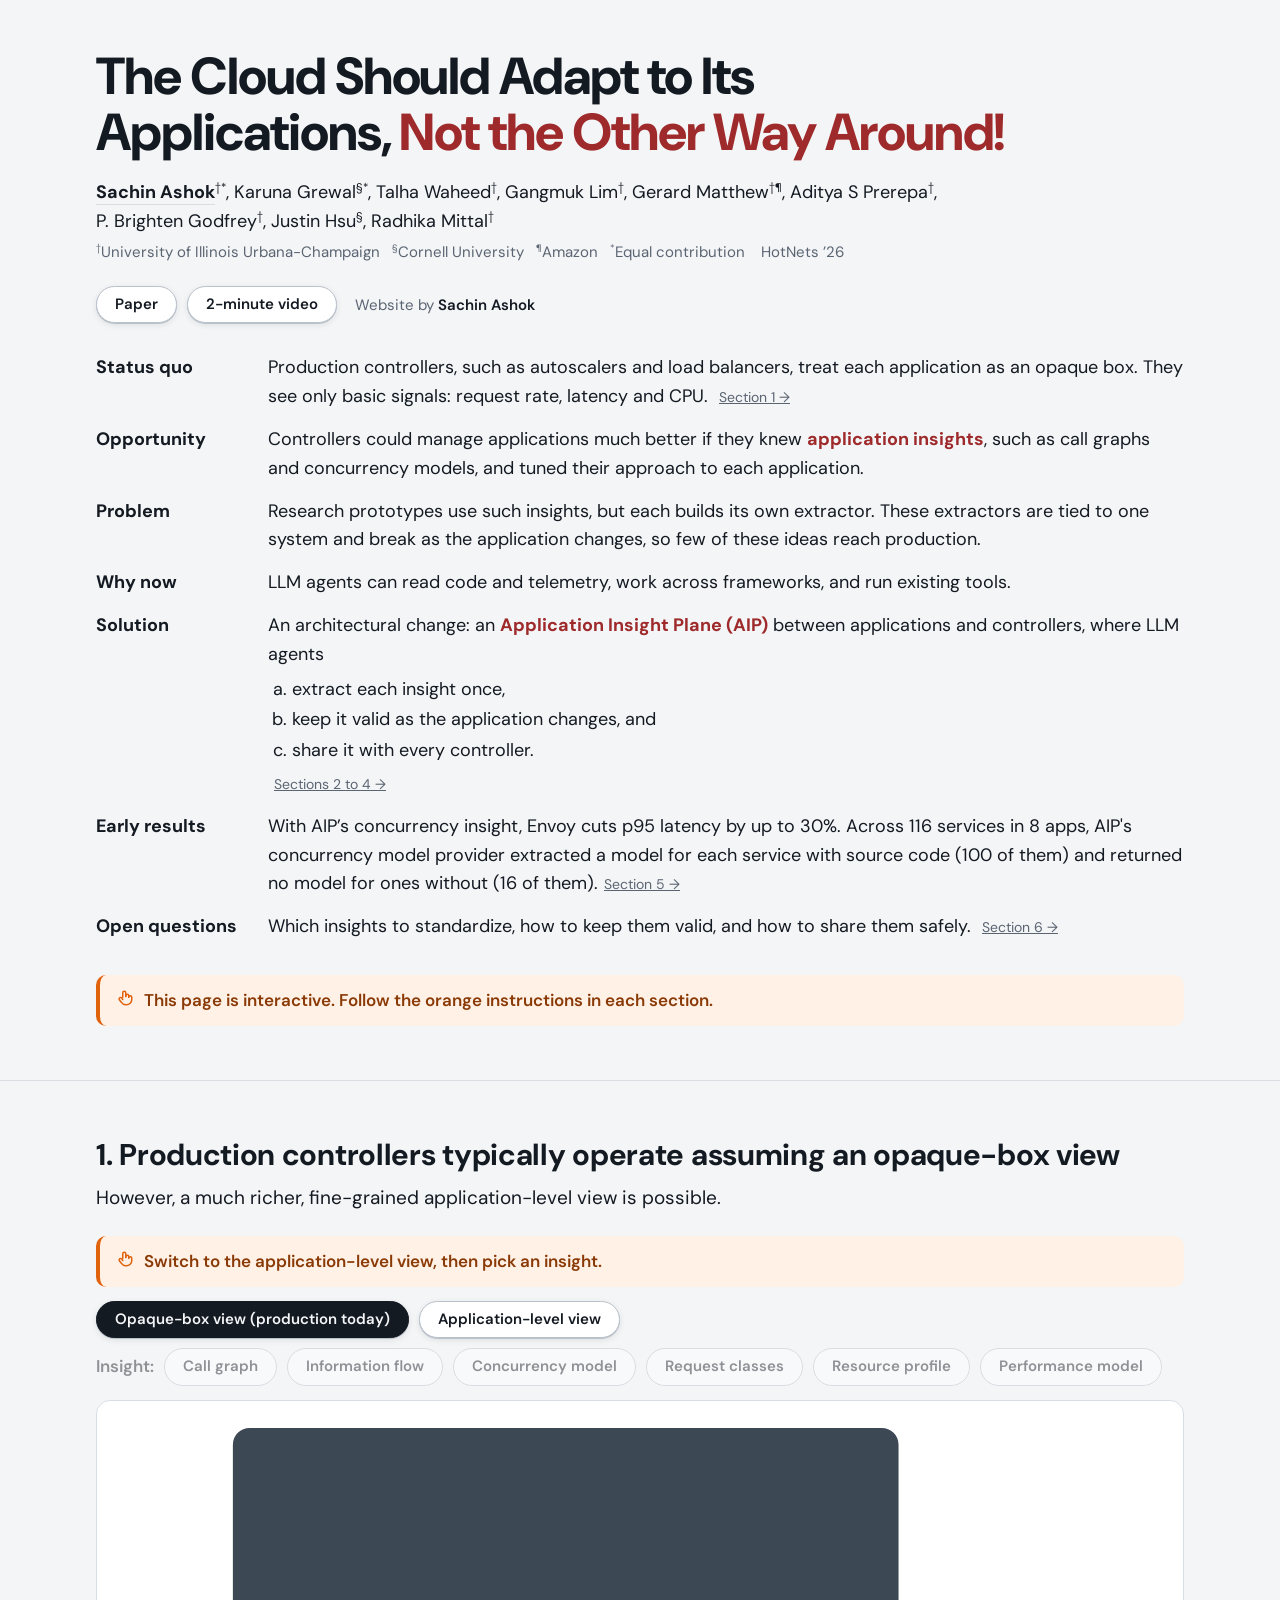
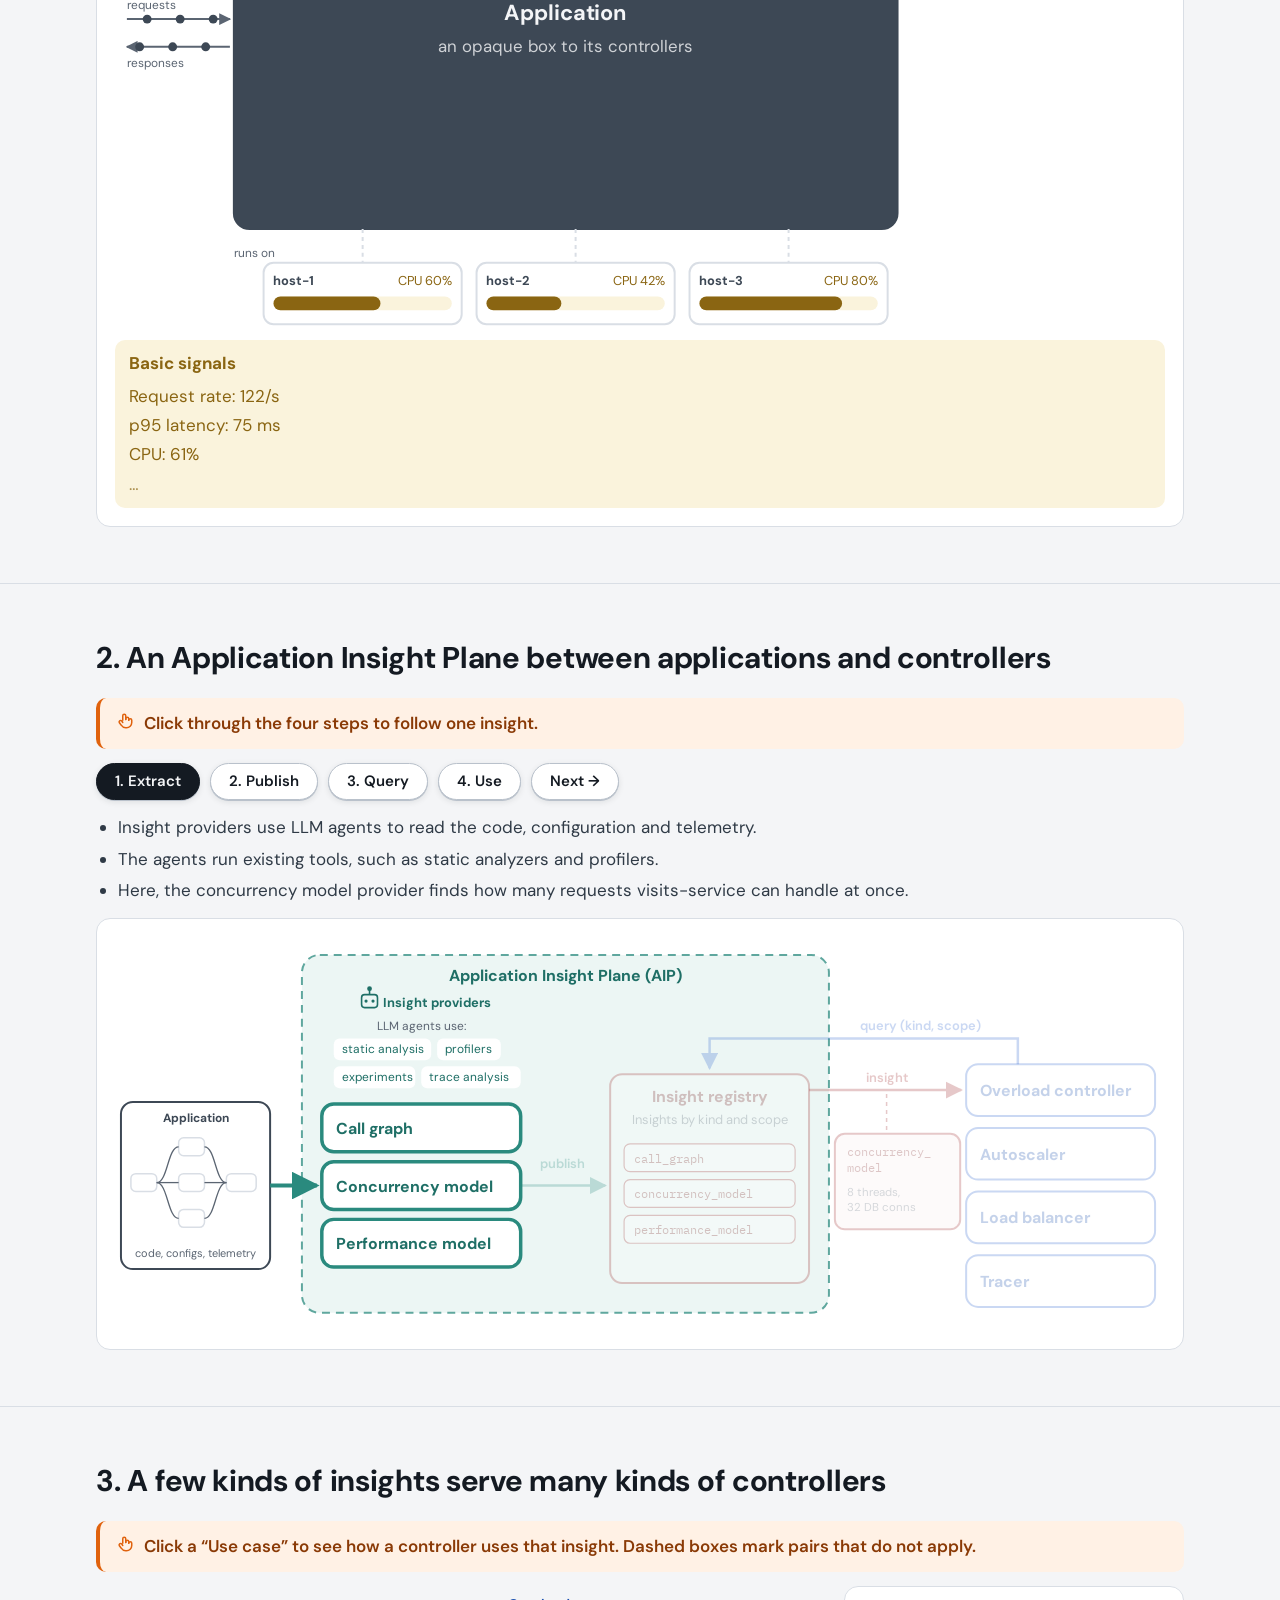
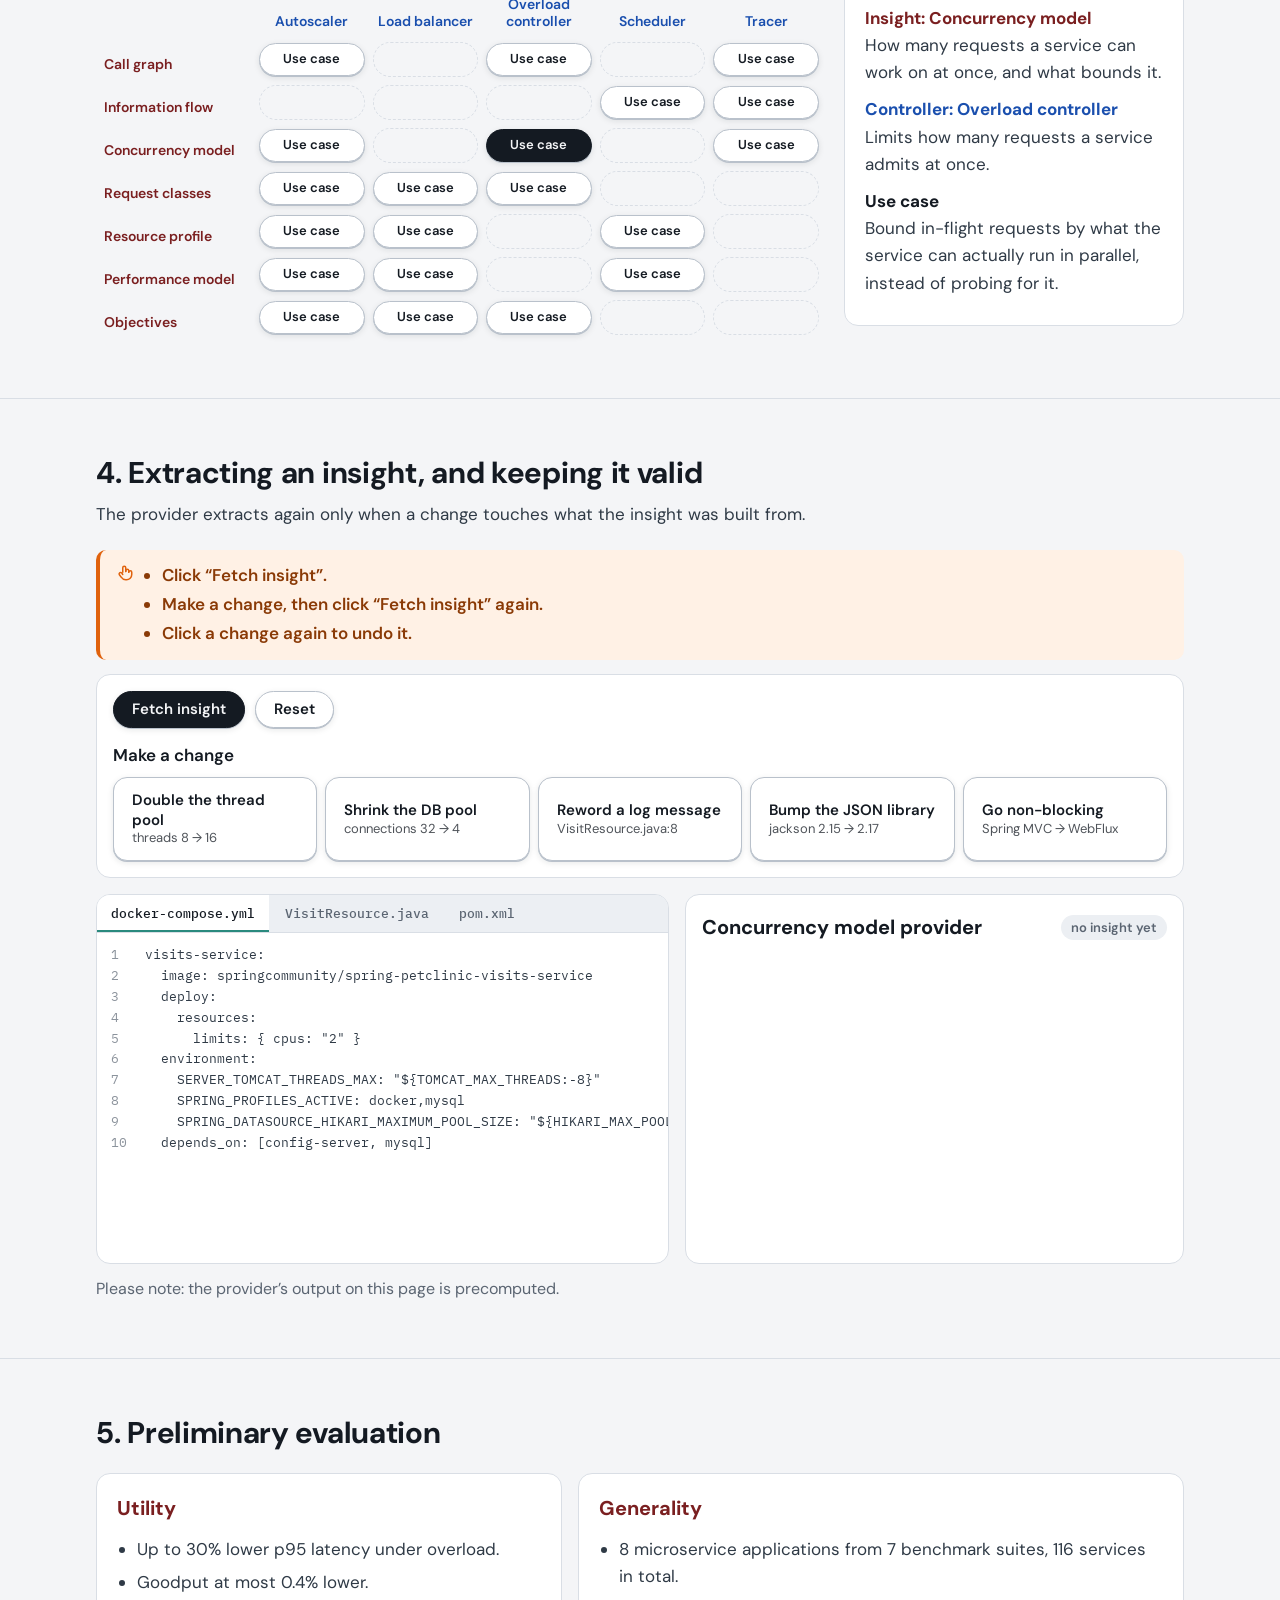
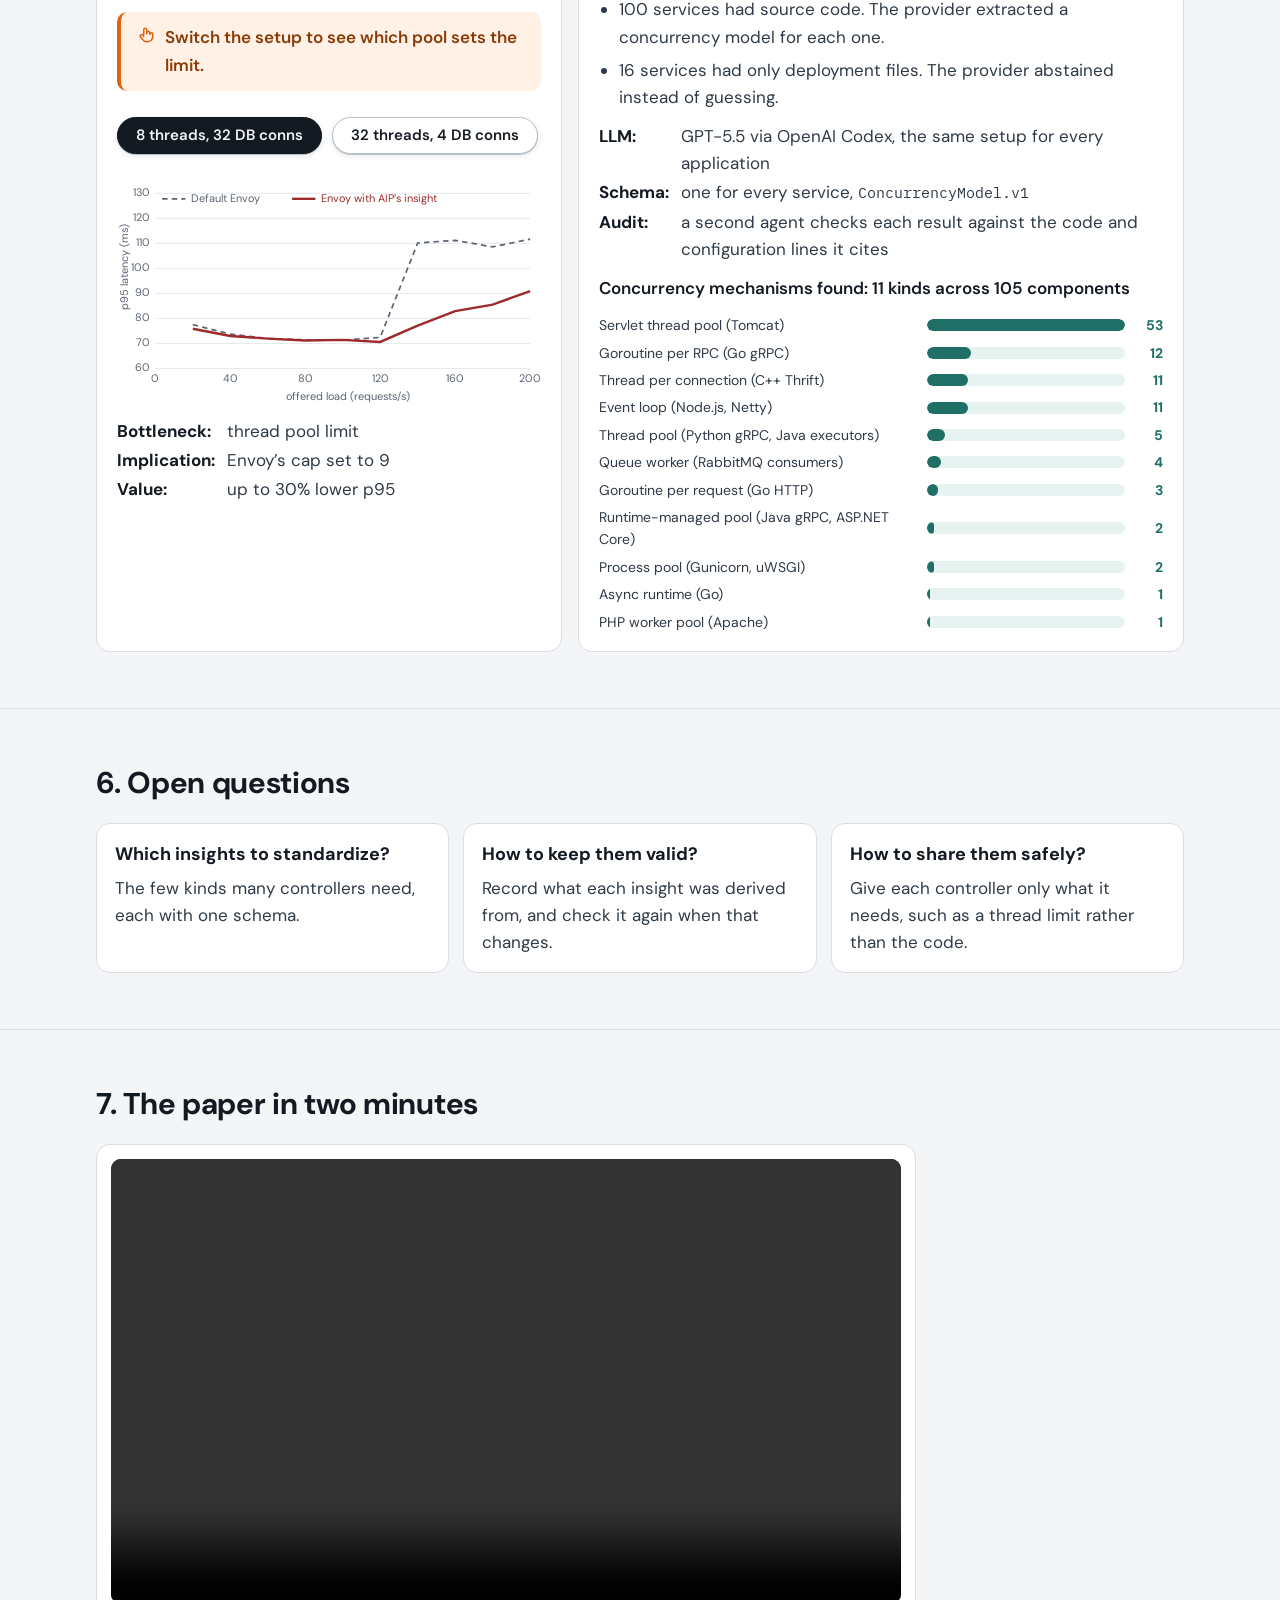
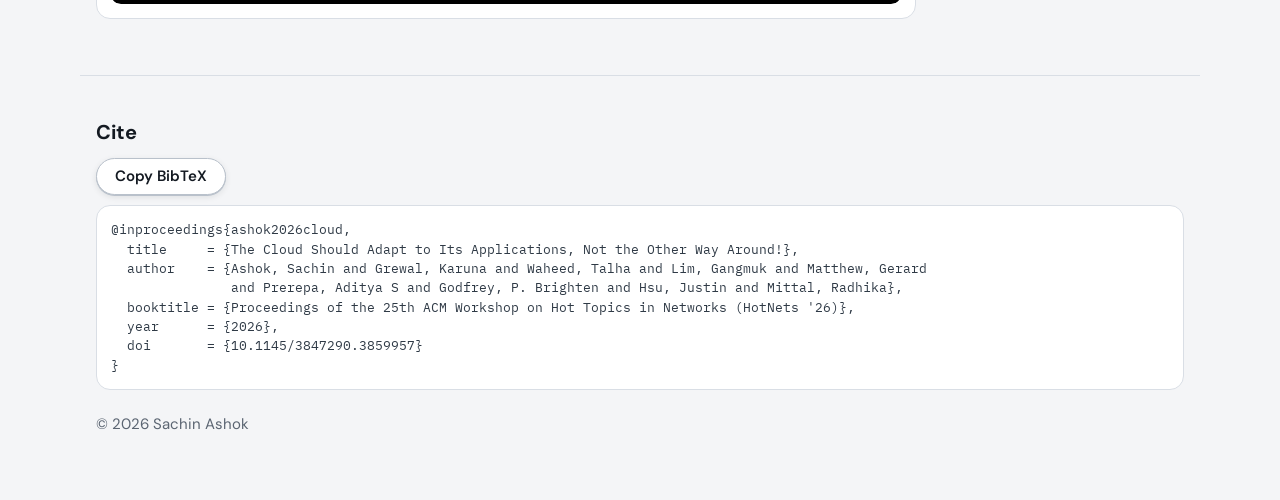
<file: aip/index.html>
<!doctype html>
<html lang="en"><head><meta charset="utf-8"><meta name="viewport" content="width=device-width, initial-scale=1">
<title>Application Insight Plane</title>
<meta name="author" content="Sachin Ashok">
<link rel="icon" type="image/svg+xml" href="favicon.svg">
<link rel="icon" type="image/png" sizes="32x32" href="favicon-32.png">
<link rel="apple-touch-icon" sizes="180x180" href="apple-touch-icon.png">
<link rel="preconnect" href="https://fonts.googleapis.com">
<link rel="stylesheet" href="https://fonts.googleapis.com/css2?family=DM+Sans:opsz,wght@9..40,400;9..40,500;9..40,600;9..40,700;9..40,800&family=IBM+Plex+Mono:wght@400;500&display=swap">
<style>

:root {
  --bg: #f4f5f7; --surface: #ffffff; --ink: #141a22; --body: #2f3a46; --muted: #5b6572; --line: #d9dee5; --soft: #eceff3;
  --ins: #9e2a2b; --ins-ink: #7a1f20; --ins-bg: #f9eeee;
  --ext: #1f6f66; --ext-line: #2a8a7e; --ext-bg: #e6f3f1;
  --ctl: #1a4fae; --ctl-line: #2f66d0; --ctl-bg: #e8f0fd;
  --app: #3d4855; --app-bg: #e6eaee;
  --gold: #8a6512; --gold-bg: #faf3dc;
  --ok: #2e7d4f; --warn: #a8641a; --use: var(--ink); --btn-line: #b9c1cb; --try-bg: #fff1e5; --try-line: #e0620d; --try-ink: #8a3a06;
  --c1: #2f66d0; --c2: #7a3fb0; --c3: #b8327a; --c4: #2e7d4f;
  --display: "DM Sans", "Helvetica Neue", Arial, sans-serif;
  --text: "DM Sans", "Helvetica Neue", Arial, sans-serif;
  --mono: "IBM Plex Mono", ui-monospace, "SFMono-Regular", Menlo, monospace;
}
@media (prefers-color-scheme: dark) { :root:not([data-theme="light"]) {
  --bg: #12161c; --surface: #1a2028; --ink: #eef1f5; --body: #cfd6de; --muted: #98a3b0; --line: #2e3742; --soft: #222a33;
  --ins: #e07b7c; --ins-ink: #f0a3a4; --ins-bg: #3a2324; --ext: #6fcdbf; --ext-line: #4fb3a5; --ext-bg: #183631;
  --ctl: #8fb4ff; --ctl-line: #6d9bf5; --ctl-bg: #1c2a45; --app: #c3ccd6; --app-bg: #26303b; --gold: #e3bf6a; --gold-bg: #3a3220;
  --ok: #6fd39a; --warn: #f0a85a; --use: var(--ink); --btn-line: #4a5563; --try-bg: #3a2414; --try-line: #ff8a3d; --try-ink: #ffd2b0; --c1: #7fa8ff; --c2: #c39af0; --c3: #f07ab8; --c4: #6fd39a; color-scheme: dark } }
:root[data-theme="dark"] {
  --bg: #12161c; --surface: #1a2028; --ink: #eef1f5; --body: #cfd6de; --muted: #98a3b0; --line: #2e3742; --soft: #222a33;
  --ins: #e07b7c; --ins-ink: #f0a3a4; --ins-bg: #3a2324; --ext: #6fcdbf; --ext-line: #4fb3a5; --ext-bg: #183631;
  --ctl: #8fb4ff; --ctl-line: #6d9bf5; --ctl-bg: #1c2a45; --app: #c3ccd6; --app-bg: #26303b; --gold: #e3bf6a; --gold-bg: #3a3220;
  --ok: #6fd39a; --warn: #f0a85a; --use: var(--ink); --btn-line: #4a5563; --try-bg: #3a2414; --try-line: #ff8a3d; --try-ink: #ffd2b0; --c1: #7fa8ff; --c2: #c39af0; --c3: #f07ab8; --c4: #6fd39a; color-scheme: dark }
* { box-sizing: border-box; }
[hidden] { display: none !important; }
body { background: var(--bg); color: var(--body); font: 400 17px/1.6 var(--text); margin: 0; }
.wrap { max-width: 1120px; margin: 0 auto; padding-left: max(16px, env(safe-area-inset-left, 0px)); padding-right: max(16px, env(safe-area-inset-right, 0px)); }
h1, h2, h3 { font-family: var(--display); color: var(--ink); margin: 0; }
h1 { text-wrap: balance; }
h1 { font-size: clamp(30px, 5vw, 52px); line-height: 1.08; font-weight: 800; letter-spacing: -.02em; }
h1 .accent { color: var(--ins); }
h2 { font-size: clamp(22px, 2.8vw, 30px); line-height: 1.2; font-weight: 700; letter-spacing: -.01em; text-wrap: pretty; }
h3 { font-size: 20px; font-weight: 700; }
p { margin: 0; }
code, .mono { font-family: var(--mono); font-size: .9em; }
a { color: var(--ctl); }
button { font: inherit; }
:focus-visible { outline: 3px solid var(--ctl-line); outline-offset: 2px; border-radius: 6px; }
section { padding-block: 56px; border-top: 1px solid var(--line); }
.sec-head { display: grid; gap: 10px; margin-bottom: 22px; }
.panel { background: var(--surface); border: 1px solid var(--line); border-radius: 14px; }
.btn { appearance: none; display: inline-block; border: 1.5px solid var(--btn-line); background: var(--surface); color: var(--ink); border-radius: 999px; padding: 8px 18px; font-weight: 600; font-size: 15px; line-height: 1.3; cursor: pointer; text-decoration: none; box-shadow: 0 1px 0 var(--btn-line), 0 2px 6px rgba(20, 26, 34, .10); transition: transform .12s, box-shadow .12s, background .12s; }
.btn:hover { transform: translateY(-1px); box-shadow: 0 2px 0 var(--btn-line), 0 6px 14px rgba(20, 26, 34, .14); }
.btn:active { transform: translateY(0); box-shadow: none; }
.btn[aria-pressed="true"], .btn.primary { background: var(--ink); border-color: var(--ink); color: var(--bg); }
.btn:disabled { opacity: .45; cursor: default; transform: none; box-shadow: none; }
.try { display: flex; gap: 10px; margin-top: 4px; align-items: flex-start; background: var(--try-bg); border-left: 4px solid var(--try-line); border-radius: 10px; padding: 12px 16px; color: var(--try-ink); font-weight: 600; margin-bottom: 14px; }
.try svg { color: var(--try-line); }
.try ul { margin: 0; padding-left: 18px; display: grid; gap: 2px; }
.try svg { flex: none; margin-top: 2px; width: 18px !important; height: 18px !important; }
.row { display: flex; flex-wrap: wrap; gap: 10px; align-items: center; }
.scroll-x { overflow-x: auto; }
@media (prefers-reduced-motion: reduce) { * { animation: none !important; transition: none !important; } }

header { padding-block: 48px 40px; }
.authors { margin-top: 18px; font-size: 18px; color: var(--ink); line-height: 1.6; }
.authors b { font-weight: 700; }
.authors sup, .aff sup { font-size: .62em; }
.aff { color: var(--muted); font-size: 15px; margin-top: 4px; }
.links { margin-top: 22px; }
.links a { text-decoration: none; }
.thesis { margin: 28px 0 0; padding-left: 22px; font-size: 19px; color: var(--ink); display: grid; gap: 6px; }
.arg { margin: 30px 0 34px; display: grid; grid-template-columns: 150px minmax(0, 1fr); gap: 14px 22px; font-size: 18px; color: var(--ink); }
.arg dt { font-weight: 700; }
.arg dd { margin: 0; }
.arg b { color: var(--ins); }
.arg ol { margin: 6px 0 4px; padding-left: 24px; display: grid; gap: 2px; }
.arg a { font-size: 14px; color: var(--muted); margin-left: 6px; white-space: nowrap; }
.arg a::after { content: " →"; }
@media (max-width: 700px) { .arg { grid-template-columns: minmax(0, 1fr); gap: 2px; font-size: 17px; } .arg dd { margin-bottom: 12px; } }
.thesis ol { margin: 6px 0 0; padding-left: 24px; display: grid; gap: 2px; }
.credit { font-size: 15px; color: var(--muted); }
@media (max-width: 700px) { br.wide { display: none; } }
.credit a { color: var(--ink); font-weight: 600; }
.authors a.me { color: inherit; text-decoration: none; border-bottom: 1px solid var(--line); }
.authors a.me:hover { border-bottom-color: currentColor; }
.thesis b { color: var(--ins); }

.xray { position: relative; padding: 18px; }
.app-graph { position: relative; height: 480px; width: 1060px; }
.sub { margin-top: 10px; }
#ovs.off .lab { opacity: .45; }
.sub .lab, .controls .lab { font-weight: 600; color: var(--ink); }
.sigs { display: grid; gap: 8px; margin-top: 6px; }
.figwrap { position: relative; overflow: hidden; }
.app-graph { transform-origin: 0 0; }
.narrow .legend { position: static; width: auto; margin: 10px 0 4px; }
.sig { display: grid; gap: 2px; border-radius: 10px; padding: 10px 14px; }
.sig .tag { font-weight: 700; }
.sig .tag small { font-weight: 400; font-size: 1em; }
.sl { list-style: none; margin: 4px 0 0; padding: 0; display: grid; gap: 2px; }
.sl b { font-weight: 600; }
.adv .sl li { opacity: .55; padding: 2px 8px; margin: 0 -8px; border-radius: 6px; }
.adv .sl li.on { opacity: 1; background: color-mix(in srgb, var(--ins) 14%, transparent); font-weight: 600; }
.sl li.more { opacity: .7; }
.sig.basic { background: var(--gold-bg); color: var(--gold); }
.sig.adv { background: var(--ins-bg); color: var(--ins-ink); }
.sig[hidden] { display: none; }
.svc { position: absolute; width: 170px; padding: 10px 12px; background: var(--surface); border: 2px solid var(--line); border-radius: 12px; font-size: 14px; line-height: 1.35; z-index: 2; }
.svc .n { font-weight: 700; color: var(--ink); display: block; }
.ov { display: none; margin-top: 6px; font-size: 13px; }
.ov.on { display: block; }
.ov { color: var(--ins-ink); }
.lid { position: absolute; left: 120px; top: 10px; width: 670px; height: 360px; border-radius: 16px; background: var(--app); display: grid; place-items: center; text-align: center; color: var(--bg); z-index: 5; transition: opacity .6s; }
.lid.off { opacity: 0; pointer-events: none; }
.lid p { margin: 0 auto; }
.legend { position: absolute; left: 812px; top: 30px; width: 240px; display: grid; gap: 14px; font-size: 14px; z-index: 3; }
.legend > span { display: block; padding-left: 20px; position: relative; }
.legend .nt { color: var(--muted); }
.legend > span.plain { padding-left: 0; } .legend > span.plain::before { display: none; }
.ov code { font: 11.5px var(--mono); background: var(--ins-bg); color: var(--ins-ink); border-radius: 4px; padding: 0 4px; margin: 0 3px 3px 0; display: inline-block; }
.io { display: block; } .io > span { display: inline-block; width: 28px; font-size: 11px; font-weight: 700; color: var(--muted); } .io em { font-size: 12px; color: var(--muted); }
.slots { display: flex; flex-wrap: wrap; align-items: center; gap: 3px; margin: 2px 0 3px; max-width: 150px; } .slots i { width: 11px; height: 11px; border-radius: 2px; background: var(--ins); }
.slots.sm i { width: 6px; height: 6px; border-radius: 1px; background: color-mix(in srgb, var(--ins) 55%, var(--surface)); gap: 2px; } .slots em { font-style: normal; font-size: 11px; line-height: 11px; color: var(--muted); }
.ov b { display: block; font-weight: 600; font-size: 12px; margin-bottom: 4px; }
.loop { font-size: 18px; color: var(--ins); line-height: 1; }
.stack { display: flex; height: 12px; border-radius: 6px; overflow: hidden; margin: 4px 0 4px; } .stack i { display: block; height: 100%; }
.spark { display: block; width: 146px; height: 34px; margin-top: 2px; }
.legend > span::before { content: ""; display: inline-block; width: 12px; height: 12px; border-radius: 3px; position: absolute; left: 0; top: 4px; background: var(--dot); border-radius: 50% !important; }
.legend[hidden] { display: none; }
#edges { position: absolute; inset: 0; width: 100%; height: 100%; z-index: 1; }

.plane { padding: 16px; }
.plane svg { display: block; width: 100%; height: auto; }
.stepcap { margin: 14px 0; padding-left: 22px; min-height: 5em; display: grid; gap: 4px; align-content: start; }

.uses { display: grid; grid-template-columns: minmax(0, 1fr) 340px; gap: 18px; align-items: start; }
@media (max-width: 900px) { .uses { grid-template-columns: minmax(0, 1fr); } }
.mx { border-collapse: separate; border-spacing: 6px; width: 100%; table-layout: fixed; }
.mx col.rowc { width: 150px; }
.mxl { display: none; }
@media (max-width: 700px) { .mx { display: none; } .mxl { display: grid; gap: 14px; }
  .mxr p { font-weight: 700; margin-bottom: 6px; } .mxr > div { display: flex; flex-wrap: wrap; gap: 6px; }
  .mxr .btn { font-size: 13px; padding: 6px 12px; } .mxr .na { display: inline-block; font-size: 13px; padding: 5px 12px; color: var(--muted); border: 1.5px dashed var(--line); border-radius: 999px; } }
.mx th { font: 600 14px/1.25 var(--text); color: var(--ctl); text-align: center; padding: 4px 2px; vertical-align: bottom; }
.mx th.rowh { color: var(--ins-ink); white-space: nowrap; text-align: left; }
.mx td { text-align: center; color: var(--muted); }
.mx td .btn { width: 100%; padding: 7px 6px; font-size: 13px; }
.mx .na { display: block; height: 35px; border: 1.5px dashed var(--line); border-radius: 999px; }
.mdetail { padding: 18px 20px; display: grid; gap: 10px; position: sticky; top: 16px; }
.mdetail dt { font-weight: 700; }
.mdetail dd { margin: 0 0 10px; }
.mdetail dl { margin: 0; }
.ins { color: var(--ins-ink); } .ctl { color: var(--ctl); } .ext { color: var(--ext); } .gold { color: var(--gold); } .use { color: var(--use); }
.lead { font-size: 19px; color: var(--ink); }

.play { display: grid; grid-template-columns: minmax(0, 1.15fr) minmax(0, 1fr); gap: 16px; }
@media (max-width: 860px) { .play { grid-template-columns: minmax(0, 1fr); } }
.code { padding: 0; overflow: hidden; display: flex; flex-direction: column; min-width: 0; }
.tabs { display: flex; gap: 2px; border-bottom: 1px solid var(--line); background: var(--soft); overflow-x: auto; }
.tabs button { border: 0; background: transparent; padding: 10px 14px; font: 500 13px var(--mono); color: var(--muted); cursor: pointer; white-space: nowrap; }
.tabs button[aria-selected="true"] { background: var(--surface); color: var(--ink); box-shadow: inset 0 -2px 0 var(--ext-line); }
pre.src { margin: 0; padding: 12px 0; font: 13px/1.6 var(--mono); color: var(--body); overflow-x: auto; min-height: 330px; }
pre.src .ln { display: block; padding: 0 14px; white-space: pre; }
pre.src .ln::before { content: attr(data-n); display: inline-block; width: 2.6em; color: var(--muted); opacity: .7; }
pre.src .cite { background: var(--ext-bg); box-shadow: inset 3px 0 0 var(--ext-line); }
pre.src .chg { background: color-mix(in srgb, var(--warn) 18%, transparent); box-shadow: inset 3px 0 0 var(--warn); }
.prov { padding: 16px; display: grid; gap: 12px; align-content: start; min-width: 0; }
.prov .head { display: flex; justify-content: space-between; gap: 10px; align-items: center; flex-wrap: wrap; }
.status { font: 600 13px var(--text); padding: 4px 10px; border-radius: 999px; background: var(--soft); color: var(--muted); }
.status.fresh { background: color-mix(in srgb, var(--ok) 16%, transparent); color: var(--ok); }
.status.stale { background: color-mix(in srgb, var(--warn) 18%, transparent); color: var(--warn); }
.log { list-style: none; margin: 0; padding: 0; display: grid; gap: 6px; font-size: 14px; }
.log li { display: grid; grid-template-columns: 22px 1fr; gap: 8px; opacity: 0; transform: translateY(4px); transition: opacity .3s, transform .3s; }
.log li.in { opacity: 1; transform: none; }
.log li .ic { font-weight: 700; color: var(--ext); }
.log li.skip .ic { color: var(--muted); }
.icard { border: 2px solid color-mix(in srgb, var(--ins) 45%, var(--line)); border-radius: 12px; overflow: hidden; }
.icard .hd { background: var(--ins-bg); padding: 8px 12px; font: 500 14px var(--mono); color: var(--ins-ink); }
.icard .bd { padding: 8px 12px; font: 13px/1.6 var(--mono); color: var(--body); white-space: pre-wrap; }
.icard .bd .k { color: var(--muted); }
.icard .bd .new { background: color-mix(in srgb, var(--warn) 22%, transparent); border-radius: 4px; }
.limit { display: flex; align-items: baseline; gap: 10px; flex-wrap: wrap; }
.bn { display: grid; gap: 8px; }
.bn .lab { font-weight: 600; color: var(--ink); }
.bnr { display: grid; grid-template-columns: 150px 1fr 56px 84px; gap: 10px; align-items: center; font-size: 14px; }
.bnr .bar { height: 14px; border-radius: 7px; background: var(--soft); overflow: hidden; }
.bnr .bar i { display: block; height: 100%; border-radius: 7px; background: var(--muted); transition: width .6s; }
.bnr.on .bar i { background: var(--ins); }
.bnr b { font-variant-numeric: tabular-nums; text-align: right; }
.bnr em { font-style: normal; font-weight: 700; color: var(--ins-ink); }
@media (max-width: 560px) { .bnr { grid-template-columns: 1fr 64px; } .bnr .bar { grid-column: 1 / -1; grid-row: 2; } .bnr em { grid-column: 1 / -1; } }
.limit .v { font: 800 40px/1 var(--display); color: var(--ctl); font-variant-numeric: tabular-nums; }
.limit .why { font-size: 14px; color: var(--muted); }
.controls { padding: 16px; display: grid; gap: 14px; margin-bottom: 16px; }
.controls .lab { font-weight: 600; color: var(--ink); }
.changes { display: grid; gap: 8px; grid-template-columns: repeat(auto-fit, minmax(170px, 1fr)); }
.changes .btn { text-align: left; border-radius: 14px; min-height: 84px; display: flex; flex-direction: column; justify-content: center; }
@media (max-width: 700px) { .changes { grid-template-columns: 1fr 1fr; } .changes .btn { min-height: 64px; padding: 8px 12px; font-size: 14px; } pre.src { font-size: 12px; min-height: 0; } pre.src .ln { white-space: pre-wrap; word-break: break-all; padding-left: calc(14px + 2.2em); text-indent: -2.2em; } pre.src .ln::before { width: 2.2em; text-indent: 0; } }
.changes .btn small { display: block; font-weight: 400; font-size: 13px; opacity: .75; }
.note { font-size: 13px; color: var(--muted); }

.res { display: grid; grid-template-columns: minmax(0, 1fr) minmax(0, 1.3fr); gap: 16px; }
@media (max-width: 860px) { .res { grid-template-columns: minmax(0, 1fr); } }
.res .panel { padding: 18px 20px; display: grid; gap: 12px; align-content: start; }
.res h3 { color: var(--ins-ink); }
.res ul { margin: 0; padding-left: 20px; display: grid; gap: 6px; }
.chips { display: flex; flex-wrap: wrap; gap: 8px; }
.res .lab { font-weight: 600; color: var(--ink); }
.mech { display: grid; gap: 5px; }
.mrow { display: grid; grid-template-columns: minmax(0, 1.6fr) 1fr 28px; gap: 10px; align-items: center; font-size: 14px; }
.mrow .bar { height: 12px; border-radius: 6px; background: var(--ext-bg); overflow: hidden; }
.mrow .bar i { display: block; height: 100%; background: var(--ext); border-radius: 6px; }
.mrow b { text-align: right; font-variant-numeric: tabular-nums; color: var(--ext); }
.chips span { font: 13px var(--mono); color: var(--ext); border-radius: 6px; padding: 2px 8px; background: var(--ext-bg); }
.chart svg { width: 100%; height: auto; display: block; }
.chart text { fill: var(--muted); font: 16px var(--text); }
.verdict { margin: 0; display: grid; grid-template-columns: auto 1fr; gap: 2px 12px; }
.verdict dt { font-weight: 700; color: var(--ink); }
.verdict dd { margin: 0; }

.talks { display: grid; grid-template-columns: minmax(0, 1fr); gap: 16px; max-width: 820px; }
.talks .panel { padding: 14px; display: grid; gap: 10px; }
.talks video { width: 100%; border-radius: 10px; background: #000; aspect-ratio: 16 / 9; max-width: 100%; }

.qs { display: grid; grid-template-columns: repeat(auto-fit, minmax(260px, 1fr)); gap: 14px; }
.qs .panel { padding: 16px 18px; }
.qs h3 { font-size: 18px; margin-bottom: 6px; }
footer { padding-block: 40px 64px; border-top: 1px solid var(--line); }
.bib { font: 12.5px/1.55 var(--mono); padding: 14px; white-space: pre; overflow-x: auto; margin-top: 10px; }
</style>
</head><body>

<header class="wrap">
  <h1>The Cloud Should Adapt to Its Applications, <span class="accent">Not the Other Way Around!</span></h1>
  <div class="authors"><a class="me" href="https://sachin.cs.illinois.edu"><b>Sachin Ashok</b></a><sup>†*</sup>, Karuna Grewal<sup>§*</sup>, Talha Waheed<sup>†</sup>, Gangmuk Lim<sup>†</sup>, Gerard Matthew<sup>†¶</sup>, Aditya S Prerepa<sup>†</sup>,<br class="wide"> P. Brighten Godfrey<sup>†</sup>, Justin Hsu<sup>§</sup>, Radhika Mittal<sup>†</sup></div>
  <div class="aff"><sup>†</sup>University of Illinois Urbana-Champaign &nbsp; <sup>§</sup>Cornell University &nbsp; <sup>¶</sup>Amazon &nbsp; <sup>*</sup>Equal contribution &nbsp;&nbsp; HotNets ’26</div>
  <div class="row links">
    <a class="btn" href="https://doi.org/10.1145/3847290.3859957" target="_blank" rel="noopener">Paper</a>
    <a class="btn" href="#talks">2-minute video</a>
    <span class="credit" style="margin-left:8px">Website by <a href="https://sachin.cs.illinois.edu">Sachin Ashok</a></span>
  </div>
  <dl class="arg">
    <dt>Status quo</dt><dd>Production controllers, such as autoscalers and load balancers, treat each application as an opaque box. They see only basic signals: request rate, latency and CPU. <a href="#inside">Section 1</a></dd>
    <dt>Opportunity</dt><dd>Controllers could manage applications much better if they knew <b>application insights</b>, such as call graphs and concurrency models, and tuned their approach to each application.</dd>
    <dt>Problem</dt><dd>Research prototypes use such insights, but each builds its own extractor. These extractors are tied to one system and break as the application changes, so few of these ideas reach production.</dd>
    <dt>Why now</dt><dd>LLM agents can read code and telemetry, work across frameworks, and run existing tools.</dd>
    <dt>Solution</dt><dd>An architectural change: an <b>Application Insight Plane (AIP)</b> between applications and controllers, where LLM agents
      <ol type="a"><li>extract each insight once,</li><li>keep it valid as the application changes, and</li><li>share it with every controller.</li></ol>
      <a href="#plane">Sections 2 to 4</a></dd>
    <dt>Early results</dt><dd>With AIP’s concurrency insight, Envoy cuts p95 latency by up to 30%. Across 116 services in 8 apps, AIP's concurrency model provider extracted a model for each service with source code (100 of them) and returned no model for ones without (16 of them).<a href="#results">Section 5</a></dd>
    <dt>Open questions</dt><dd>Which insights to standardize, how to keep them valid, and how to share them safely. <a href="#questions">Section 6</a></dd>
  </dl>
  <p class="try"><svg width="18" height="18" viewBox="0 0 24 24" fill="none" stroke="currentColor" stroke-width="2" stroke-linecap="round" stroke-linejoin="round" aria-hidden="true"><path d="M9 11V5a2 2 0 0 1 4 0v5"/><path d="M13 10V9a2 2 0 0 1 4 0v2"/><path d="M17 11a2 2 0 0 1 4 0v3a7 7 0 0 1-7 7h-1a7 7 0 0 1-6-3.4L4.3 14a2 2 0 0 1 3.4-2L9 14"/></svg><span>This page is interactive. Follow the orange instructions in each section.</span></p>
</header>

<main>
<section id="inside"><div class="wrap">
  <div class="sec-head"><h2>1. Production controllers typically operate assuming an opaque-box view</h2>
    <p class="lead">However, a much richer, fine-grained application-level view is possible.</p></div>
  <p class="try"><svg width="18" height="18" viewBox="0 0 24 24" fill="none" stroke="currentColor" stroke-width="2" stroke-linecap="round" stroke-linejoin="round" aria-hidden="true"><path d="M9 11V5a2 2 0 0 1 4 0v5"/><path d="M13 10V9a2 2 0 0 1 4 0v2"/><path d="M17 11a2 2 0 0 1 4 0v3a7 7 0 0 1-7 7h-1a7 7 0 0 1-6-3.4L4.3 14a2 2 0 0 1 3.4-2L9 14"/></svg><span>Switch to the application-level view, then pick an insight.</span></p>
  <div class="row" role="group" aria-label="View" id="views"><button class="btn" data-v="0">Opaque-box view (production today)</button><button class="btn" data-v="1">Application-level view</button></div>
  <div class="row sub" role="group" aria-label="Insight to show" id="ovs"><span class="lab">Insight:</span></div>
  <div class="panel xray" style="margin-top:14px">
    <div class="figwrap" id="figwrap"><div class="app-graph" id="graph">
      <svg id="edges" viewBox="0 0 1060 480" aria-hidden="true"></svg>
      <div class="legend" id="legend" hidden></div>
      <div class="lid" id="lid"><div><p style="font:700 22px var(--display)">Application</p><p style="opacity:.8;margin-top:6px">an opaque box to its controllers</p></div></div>
    </div></div>
    <div class="sigs" aria-live="polite">
      <div class="sig basic"><span class="tag">Basic signals</span><ul class="sl" id="basic"></ul></div>
      <div class="sig adv" id="adv" hidden><span class="tag">Advanced signals <small>(which we call application insights)</small></span><ul class="sl" id="advt"></ul></div>
    </div>
  </div>
</div></section>

<section id="plane"><div class="wrap">
  <div class="sec-head"><h2>2. An Application Insight Plane between applications and controllers</h2></div>
  <p class="try"><svg width="18" height="18" viewBox="0 0 24 24" fill="none" stroke="currentColor" stroke-width="2" stroke-linecap="round" stroke-linejoin="round" aria-hidden="true"><path d="M9 11V5a2 2 0 0 1 4 0v5"/><path d="M13 10V9a2 2 0 0 1 4 0v2"/><path d="M17 11a2 2 0 0 1 4 0v3a7 7 0 0 1-7 7h-1a7 7 0 0 1-6-3.4L4.3 14a2 2 0 0 1 3.4-2L9 14"/></svg><span>Click through the four steps to follow one insight.</span></p>
  <div class="row" role="group" aria-label="Steps" id="psteps"></div>
  <ul class="stepcap" id="pcap" aria-live="polite"></ul>
  <div class="panel plane"><svg id="planesvg" viewBox="0 0 1060 400" role="img" aria-label="AIP architecture: the application feeds insight providers inside the plane, providers publish insights to a registry, controllers query the registry and get an insight back."></svg></div>
</div></section>

<section id="uses"><div class="wrap">
  <div class="sec-head"><h2>3. A few kinds of insights serve many kinds of controllers</h2></div>
  <p class="try"><svg width="18" height="18" viewBox="0 0 24 24" fill="none" stroke="currentColor" stroke-width="2" stroke-linecap="round" stroke-linejoin="round" aria-hidden="true"><path d="M9 11V5a2 2 0 0 1 4 0v5"/><path d="M13 10V9a2 2 0 0 1 4 0v2"/><path d="M17 11a2 2 0 0 1 4 0v3a7 7 0 0 1-7 7h-1a7 7 0 0 1-6-3.4L4.3 14a2 2 0 0 1 3.4-2L9 14"/></svg><span>Click a “Use case” to see how a controller uses that insight. Dashed boxes mark pairs that do not apply.</span></p>
  <div class="uses">
    <div><table class="mx" id="mx"></table><div class="mxl" id="mxl"></div></div>
    <div class="panel mdetail" aria-live="polite"><dl id="mdl"></dl></div>
  </div>
</div></section>

<section id="playground"><div class="wrap">
  <div class="sec-head"><h2>4. Extracting an insight, and keeping it valid</h2>
    <p>The provider extracts again only when a change touches what the insight was built from.</p></div>
  <div class="try"><svg width="18" height="18" viewBox="0 0 24 24" fill="none" stroke="currentColor" stroke-width="2" stroke-linecap="round" stroke-linejoin="round" aria-hidden="true"><path d="M9 11V5a2 2 0 0 1 4 0v5"/><path d="M13 10V9a2 2 0 0 1 4 0v2"/><path d="M17 11a2 2 0 0 1 4 0v3a7 7 0 0 1-7 7h-1a7 7 0 0 1-6-3.4L4.3 14a2 2 0 0 1 3.4-2L9 14"/></svg><ul><li>Click “Fetch insight”.</li><li>Make a change, then click “Fetch insight” again.</li><li>Click a change again to undo it.</li></ul></div>
  <div class="panel controls">
    <div class="row"><button class="btn primary" id="fetch">Fetch insight</button><button class="btn" id="reset">Reset</button></div>
    <div><p class="lab" style="margin-bottom:8px">Make a change</p><div class="changes" id="changes"></div></div>
  </div>
  <div class="play">
    <div class="panel code">
      <div class="tabs" role="tablist" id="tabs"></div>
      <pre class="src" id="src" aria-live="polite"></pre>
    </div>
    <div class="panel prov">
      <div class="head"><h3>Concurrency model provider</h3><span class="status" id="pstat">no insight yet</span></div>
      <ol class="log" id="log"></ol>
      <div class="icard" id="icard" hidden><div class="hd">concurrency_model, Svc(petclinic, visits-service)</div><div class="bd" id="ibody"></div></div>
      <div class="bn" id="bn" hidden></div>
      <dl class="verdict" id="limit" hidden></dl>
    </div>
  </div>
  <p style="margin-top:12px;font-size:16px;color:var(--muted)">Please note: the provider’s output on this page is precomputed.</p>
</div></section>

<section id="results"><div class="wrap">
  <div class="sec-head"><h2>5. Preliminary evaluation</h2></div>
  <div class="res">
    <div class="panel chart"><h3>Utility</h3>
      <ul><li>Up to 30% lower p95 latency under overload.</li><li>Goodput at most 0.4% lower.</li></ul>
      <p class="try"><svg width="18" height="18" viewBox="0 0 24 24" fill="none" stroke="currentColor" stroke-width="2" stroke-linecap="round" stroke-linejoin="round" aria-hidden="true"><path d="M9 11V5a2 2 0 0 1 4 0v5"/><path d="M13 10V9a2 2 0 0 1 4 0v2"/><path d="M17 11a2 2 0 0 1 4 0v3a7 7 0 0 1-7 7h-1a7 7 0 0 1-6-3.4L4.3 14a2 2 0 0 1 3.4-2L9 14"/></svg><span>Switch the setup to see which pool sets the limit.</span></p>
      <div class="row" role="group" aria-label="Setup" id="cfg"></div>
      <svg id="p95" viewBox="0 0 620 350" role="img" aria-label="p95 latency against offered load for default Envoy and Envoy with the insight"></svg>
      <dl class="verdict" id="cfgnote"></dl>
    </div>
    <div class="panel"><h3>Generality</h3>
      <ul><li>8 microservice applications from 7 benchmark suites, 116 services in total.</li>
        <li>100 services had source code. The provider extracted a concurrency model for each one.</li>
        <li>16 services had only deployment files. The provider abstained instead of guessing.</li></ul>
      <dl class="verdict"><dt>LLM:</dt><dd>GPT-5.5 via OpenAI Codex, the same setup for every application</dd><dt>Schema:</dt><dd>one for every service, <code>ConcurrencyModel.v1</code></dd><dt>Audit:</dt><dd>a second agent checks each result against the code and configuration lines it cites</dd></dl>
      <p class="lab">Concurrency mechanisms found: 11 kinds across 105 components</p>
      <div class="mech"><div class="mrow"><span>Servlet thread pool (Tomcat)</span><div class="bar"><i style="width:100.0%"></i></div><b>53</b></div><div class="mrow"><span>Goroutine per RPC (Go gRPC)</span><div class="bar"><i style="width:22.6%"></i></div><b>12</b></div><div class="mrow"><span>Thread per connection (C++ Thrift)</span><div class="bar"><i style="width:20.8%"></i></div><b>11</b></div><div class="mrow"><span>Event loop (Node.js, Netty)</span><div class="bar"><i style="width:20.8%"></i></div><b>11</b></div><div class="mrow"><span>Thread pool (Python gRPC, Java executors)</span><div class="bar"><i style="width:9.4%"></i></div><b>5</b></div><div class="mrow"><span>Queue worker (RabbitMQ consumers)</span><div class="bar"><i style="width:7.5%"></i></div><b>4</b></div><div class="mrow"><span>Goroutine per request (Go HTTP)</span><div class="bar"><i style="width:5.7%"></i></div><b>3</b></div><div class="mrow"><span>Runtime-managed pool (Java gRPC, ASP.NET Core)</span><div class="bar"><i style="width:3.8%"></i></div><b>2</b></div><div class="mrow"><span>Process pool (Gunicorn, uWSGI)</span><div class="bar"><i style="width:3.8%"></i></div><b>2</b></div><div class="mrow"><span>Async runtime (Go)</span><div class="bar"><i style="width:1.9%"></i></div><b>1</b></div><div class="mrow"><span>PHP worker pool (Apache)</span><div class="bar"><i style="width:1.9%"></i></div><b>1</b></div></div>
    </div>
  </div>
</div></section>


<section id="questions"><div class="wrap">
  <div class="sec-head"><h2>6. Open questions</h2></div>
  <div class="qs">
    <div class="panel"><h3>Which insights to standardize?</h3><p>The few kinds many controllers need, each with one schema.</p></div>
    <div class="panel"><h3>How to keep them valid?</h3><p>Record what each insight was derived from, and check it again when that changes.</p></div>
    <div class="panel"><h3>How to share them safely?</h3><p>Give each controller only what it needs, such as a thread limit rather than the code.</p></div>
  </div>
</div></section>

<section id="talks"><div class="wrap">
  <div class="sec-head"><h2>7. The paper in two minutes</h2></div>
  <div class="talks"><div class="panel"><video id="v2" controls preload="metadata" src="AIP_2min.mp4"></video></div></div>
</div></section>
</main>

<footer class="wrap">
  <h3>Cite</h3>
  <div class="row" style="margin-top:10px"><button class="btn" id="copybib">Copy BibTeX</button><span class="note" id="copymsg" aria-live="polite"></span></div>
  <pre class="panel bib" id="bib">@inproceedings{ashok2026cloud,
  title     = {The Cloud Should Adapt to Its Applications, Not the Other Way Around!},
  author    = {Ashok, Sachin and Grewal, Karuna and Waheed, Talha and Lim, Gangmuk and Matthew, Gerard
               and Prerepa, Aditya S and Godfrey, P. Brighten and Hsu, Justin and Mittal, Radhika},
  booktitle = {Proceedings of the 25th ACM Workshop on Hot Topics in Networks (HotNets '26)},
  year      = {2026},
  doi       = {10.1145/3847290.3859957}
}</pre>
  <p class="credit" style="margin-top:22px">© 2026 Sachin Ashok</p>
</footer>

<script>
document.documentElement.setAttribute('data-theme', 'light');
const $ = id => document.getElementById(id);
const css = v => getComputedStyle(document.documentElement).getPropertyValue(v).trim();

const POS = { wide: { gw: [140, 186], cu: [370, 44], vi: [370, 168], ve: [370, 304], db: [600, 186] },
  phone: { gw: [95, 70], cu: [95, 172], vi: [95, 276], ve: [95, 410], db: [95, 510] } };
const LAY = { wide: { W: 1060, H: 520, box: [120, 10, 670, 404] }, phone: { W: 360, H: 690, box: [10, 34, 340, 570] } };
let lay = 'wide';
const NODES = {
  gw: { x: 140, y: 170, n: 'API gateway', cg: '→ calls customers, visits and vets', if: 'passes owner and pet ids on', cm: 'event loop (Netty)', rp: 'light CPU per request', pm: 'latency flat until CPU saturates', ob: 'class A: p95 under 100 ms' },
  cu: { x: 370, y: 28, n: 'customers-service', cg: '→ calls MySQL', if: 'returns owners and their pets', cm: 'Tomcat thread pool', rp: 'moderate CPU, small DB reads', pm: 'latency grows with CPU use', ob: 'serves class A' },
  vi: { x: 370, y: 150, n: 'visits-service', cg: '→ calls MySQL', if: 'returns visit records for a pet', cm: 'Tomcat: 8 threads, 32 DB connections, blocks on each JDBC call', rp: 'most time spent holding a DB connection', pm: 'latency jumps past 9 requests in flight', ob: 'class B: reports within 2 s' },
  ve: { x: 370, y: 302, n: 'vets-service', cg: '→ calls MySQL', if: 'returns vets and specialties', cm: 'Tomcat thread pool', rp: 'light, cacheable reads', pm: 'fast, mostly cached reads', ob: 'serves class A' },
  db: { x: 600, y: 170, n: 'MySQL', cg: 'called by all three services', if: 'stores owners, pets, visits, vets', cm: 'connection pools from each service', rp: 'disk and lock contention under load', pm: 'latency grows with lock contention', ob: 'shared by all classes' } };
const EDGES = [['gw', 'cu'], ['gw', 'vi'], ['gw', 've'], ['cu', 'db'], ['vi', 'db'], ['ve', 'db']];
const CLASSES = [
  { id: 'c1', name: 'Class A', kind: 'latency-sensitive, high priority', note: 'owner and vet lookups', paths: [['gw', 'cu', 'db'], ['gw', 've', 'db']] },
  { id: 'c2', name: 'Class B', kind: 'throughput-intensive', note: 'visit history reports, which hold a database connection for most of the request', paths: [['gw', 'vi', 'db']] },
  { id: 'c3', name: 'Class C', kind: 'small writes, low priority', note: 'new visits, done quickly', paths: [['gw', 'vi', 'db']] }];
const OVS = [['cg', 'Call graph'], ['if', 'Information flow'], ['cm', 'Concurrency model'], ['rc', 'Request classes'], ['rp', 'Resource profile'], ['pm', 'Performance model']];
const chips = a => a.map(x => `<code>${x}</code>`).join('');
const IO = { gw: [['ownerId'], ['owner', 'pets', 'visits']], cu: [['ownerId'], ['name', 'address', 'pets[]']], vi: [['petId[]'], ['date', 'description']], ve: [[], ['name', 'specialties']], db: [['owner_id', 'pet_id'], ['rows']] };
const slots = (n, shown, small) => `<span class="slots${small ? ' sm' : ''}">${'<i></i>'.repeat(shown)}${shown < n ? '<em>…</em>' : ''}</span>`;
const CMV = { gw: '<span class="loop">⟳</span><b>1 event loop</b>', cu: slots(200, 8) + '<b>200 threads</b>', vi: slots(8, 8) + '<b>8 threads</b>' + slots(32, 32, 1) + '<b>32 DB connections</b>',
  ve: slots(200, 8) + '<b>200 threads</b>', db: slots(151, 10, 1) + '<b>151 connections</b>' };
const RP = { gw: [70, 0, 30, 3], cu: [40, 50, 10, 9], vi: [9, 91, 0, 40], ve: [30, 20, 50, 4], db: [35, 65, 0, 6] };
const rpv = id => { const [c, w, o, ms] = RP[id]; return `<span class="stack"><i style="width:${c}%;background:var(--ins)"></i><i style="width:${w}%;background:color-mix(in srgb, var(--ins) 35%, var(--surface))"></i><i style="width:${o}%;background:var(--line)"></i></span><b>${ms} ms per request</b>`; };
const PM = { gw: [.1, .12, .14, .16, .2, .26], cu: [.15, .2, .26, .34, .44, .56], vi: [.15, .16, .18, .2, .8, .95], ve: [.08, .08, .09, .1, .11, .13], db: [.2, .26, .34, .44, .56, .7] };
const pmv = id => { const y = PM[id], pts = y.map((v, i) => `${4 + i * 27},${30 - v * 26}`).join(' ');
  return `<svg class="spark" viewBox="0 0 146 34" aria-hidden="true"><line x1="4" y1="31" x2="142" y2="31" stroke="var(--line)" stroke-width="1.5"/><line x1="4" y1="31" x2="4" y2="2" stroke="var(--line)" stroke-width="1.5"/>${id === 'vi' ? '<line x1="112" y1="3" x2="112" y2="31" stroke="var(--ins)" stroke-dasharray="3 3" stroke-width="1"/><text x="116" y="12" font-size="10" fill="var(--ins-ink)">9</text>' : ''}<polyline points="${pts}" fill="none" stroke="var(--ins)" stroke-width="2.2"/></svg>`; };
const VIS = { cg: id => NODES[id].cg, if: id => `<span class="io"><span>in</span>${IO[id][0].length ? chips(IO[id][0]) : '<em>none</em>'}</span><span class="io"><span>out</span>${chips(IO[id][1])}</span>`,
  cm: id => CMV[id], rp: rpv, pm: pmv };
const CAP = { cg: 'the gateway calls three services, and each calls MySQL',
  if: 'an ownerId goes in, and the owner, pets and visits come back',
  cm: 'visits-service runs at most 8 requests at once, each holding a DB connection',
  rc: 'class A is latency-sensitive, class B is throughput-intensive, class C is small writes',
  rp: 'visits-service spends 91% of each request waiting on the database',
  pm: 'visits-service p95 latency rises sharply past 9 requests in flight' };
const HOSTS = [[150, 63], [365, 48], [580, 71]], HOSTX = { wide: [150, 365, 580], phone: [10, 127, 244] };
let open = false, ov = 'cg', raf = 0, lastSig = 0;
const graph = $('graph');
Object.entries(NODES).forEach(([id, d]) => { const el = document.createElement('div'); el.className = 'svc'; el.id = 'n-' + id; el.style.left = d.x + 'px'; el.style.top = d.y + 'px';
  el.innerHTML = `<span class="n">${d.n}</span>` + ['cg', 'if', 'cm', 'rp', 'pm'].map(k => `<span class="ov" data-k="${k}">${VIS[k](id)}</span>`).join(''); graph.appendChild(el); });
OVS.forEach(([k, lab]) => { const b = document.createElement('button'); b.className = 'btn'; b.textContent = lab; b.dataset.k = k; b.onclick = () => { ov = k; renderX(); }; $('ovs').appendChild(b); });
document.querySelectorAll('#views .btn').forEach(b => b.onclick = () => { open = b.dataset.v === '1'; renderX(); });
const outP = id => lay === 'phone' && id === 'gw' ? [NODES[id].x, NODES[id].y + 26] : [NODES[id].x + 170, NODES[id].y + 26];
const inP = id => lay === 'phone' ? (id === 'db' ? [NODES[id].x + 174, NODES[id].y + 26] : [NODES[id].x - 4, NODES[id].y + 26]) : [NODES[id].x - 4, NODES[id].y + 26];
function place() {
  Object.entries(POS[lay]).forEach(([id, [x, y]]) => { NODES[id].x = x; NODES[id].y = y; const el = $('n-' + id); el.style.left = x + 'px'; el.style.top = y + 'px'; });
  const L = LAY[lay], [bx, by, bw, bh] = L.box, lid = $('lid');
  graph.style.width = L.W + 'px'; graph.style.height = L.H + 'px'; $('edges').setAttribute('viewBox', `0 0 ${L.W} ${L.H}`);
  Object.assign(lid.style, { left: bx + 'px', top: by + 'px', width: bw + 'px', height: bh + 'px' });
}
const cpu = (k, t) => Math.round(HOSTS[k][1] + 9 * Math.sin(t / 900 + k * 2.1));
function drawFig(t) {
  const M = css('--muted'), A = css('--app'), L = css('--line'), G = css('--gold'), GB = css('--gold-bg'), S = css('--surface');
  const ec = open && ov === 'cg' ? css('--ins') : M;
  let h = `<defs><marker id="ah" viewBox="0 0 10 10" refX="9" refY="5" markerWidth="6" markerHeight="6" orient="auto"><path d="M0 0L10 5L0 10z" fill="${ec}"/></marker><marker id="al" viewBox="0 0 10 10" refX="9" refY="5" markerWidth="6" markerHeight="6" orient="auto"><path d="M0 0L10 5L0 10z" fill="${M}"/></marker></defs>`;
  const P = lay === 'phone', [bx, by, bw, bh] = LAY[lay].box, hy = by + bh + 34, hw = P ? 106 : 200;
  h += `<rect x="${bx}" y="${by}" width="${bw}" height="${bh}" rx="16" fill="none" stroke="${A}" stroke-width="2"/><text x="${bx + bw / 2}" y="${by + 24}" font-size="13" font-weight="700" fill="${A}" text-anchor="middle">Application</text>`;
  if (P) {
    h += `<text x="150" y="14" font-size="12" fill="${M}" text-anchor="end">requests</text><line x1="160" y1="2" x2="160" y2="30" stroke="${M}" stroke-width="2" marker-end="url(#al)"/>`;
    h += `<line x1="200" y1="30" x2="200" y2="2" stroke="${M}" stroke-width="2" marker-end="url(#al)"/><text x="210" y="14" font-size="12" fill="${M}">responses</text>`;
    for (let k = 0; k < 2; k++) { const f = (t / 1400 + k / 2) % 1; h += `<circle cx="160" cy="${2 + f * 26}" r="4" fill="${A}"/><circle cx="200" cy="${28 - f * 26}" r="4" fill="${A}"/>`; }
  } else {
    h += `<text x="12" y="192" font-size="12" fill="${M}">requests</text><line x1="12" y1="202" x2="116" y2="202" stroke="${M}" stroke-width="2" marker-end="url(#al)"/>`;
    h += `<line x1="116" y1="230" x2="12" y2="230" stroke="${M}" stroke-width="2" marker-end="url(#al)"/><text x="12" y="250" font-size="12" fill="${M}">responses</text>`;
    for (let k = 0; k < 3; k++) { const f = (t / 1400 + k / 3) % 1; h += `<circle cx="${12 + f * 100}" cy="202" r="4.5" fill="${A}"/><circle cx="${112 - f * 100}" cy="230" r="4.5" fill="${A}"/>`; }
  }
  if (open) EDGES.forEach(([a, b]) => { const [x1, y1] = outP(a), [x2, y2] = inP(b);
    const d = !P ? `M${x1} ${y1} C ${(x1 + x2) / 2} ${y1}, ${(x1 + x2) / 2} ${y2}, ${x2} ${y2}` : a === 'gw' ? `M${x1} ${y1} C ${x1 - 60} ${y1}, ${x2 - 60} ${y2}, ${x2} ${y2}` : `M${x1} ${y1} C ${x1 + 60} ${y1}, ${x2 + 60} ${y2}, ${x2} ${y2}`;
    h += `<path d="${d}" fill="none" stroke="${ec}" stroke-width="${ov === 'cg' ? 3 : 2}" opacity="${ov === 'cg' ? 1 : .6}" marker-end="url(#ah)"/>`; });
  if (open && ov === 'rc') CLASSES.forEach((c, ci) => c.paths.forEach(path => { const pts = path.flatMap((id, q) => q === 0 ? [outP(id)] : q === path.length - 1 ? [inP(id)] : [inP(id), outP(id)]); for (let k = 0; k < 3; k++) { const f = ((t / 2600) + k / 3 + ci * .11) % 1, seg = f * (pts.length - 1), i = Math.floor(seg), u = seg - i;
    const q = [pts[i][0] + (pts[i + 1][0] - pts[i][0]) * u, pts[i][1] + (pts[i + 1][1] - pts[i][1]) * u + [0, -5, 5][ci]]; h += `<circle cx="${q[0]}" cy="${q[1]}" r="7" fill="${css('--' + c.id)}"/>`; } }));
  h += `<text x="${bx}" y="${hy - 6}" font-size="12" fill="${M}">runs on</text>`;
  HOSTX[lay].forEach((x, k) => { const c = cpu(k, t); h += `<line x1="${x + hw / 2}" y1="${by + bh}" x2="${x + hw / 2}" y2="${hy}" stroke="${L}" stroke-width="2" stroke-dasharray="4 4"/><rect x="${x}" y="${hy}" width="${hw}" height="62" rx="10" fill="${S}" stroke="${L}" stroke-width="2"/>`
    + `<text x="${x + 10}" y="${hy + 22}" font-size="13" font-weight="700" fill="${A}">host-${k + 1}</text><text x="${x + hw - 10}" y="${hy + 22}" font-size="13" text-anchor="end" fill="${G}">${P ? '' : 'CPU '}${c}%</text>`
    + `<rect x="${x + 10}" y="${hy + 34}" width="${hw - 20}" height="14" rx="7" fill="${GB}"/><rect x="${x + 10}" y="${hy + 34}" width="${((hw - 20) * c / 100).toFixed(1)}" height="14" rx="7" fill="${G}"/>`; });
  $('edges').innerHTML = h;
  if (t - lastSig > 600 || !lastSig) { lastSig = t; const avg = Math.round(HOSTS.reduce((a, _, k) => a + cpu(k, t), 0) / 3);
    $('basic').innerHTML = `<li>Request rate: ${118 + Math.round(6 * Math.sin(t / 1300))}/s</li><li>p95 latency: ${74 + Math.round(3 * Math.sin(t / 1700 + 1))} ms</li><li>CPU: ${avg}%</li><li class="more">…</li>`; }
}
const still = matchMedia('(prefers-reduced-motion: reduce)').matches;
let visible = false;
function loop(t) { drawFig(t); if (visible && !still) raf = requestAnimationFrame(loop); }
new IntersectionObserver(es => { visible = es[0].isIntersecting; cancelAnimationFrame(raf); if (visible && !still) raf = requestAnimationFrame(loop); }).observe(graph);
function renderX() {
  document.querySelectorAll('#views .btn').forEach(b => b.setAttribute('aria-pressed', (b.dataset.v === '1') === open));
  $('ovs').classList.toggle('off', !open); $('lid').classList.toggle('off', open);
  document.querySelectorAll('#ovs .btn').forEach(b => { b.setAttribute('aria-pressed', open && b.dataset.k === ov); b.disabled = !open; });
  document.querySelectorAll('.ov').forEach(e => e.classList.toggle('on', open && e.dataset.k === ov));
  $('adv').hidden = !open; $('advt').innerHTML = OVS.map(([k, lab]) => `<li class="${k === ov ? 'on' : ''}"><b>${lab}:</b> ${CAP[k]}</li>`).join('') + '<li class="more">…</li>';
  const lg = $('legend'); lg.hidden = !(open && ['rc', 'rp', 'pm', 'cm', 'if'].includes(ov));
  const sw = c => `<span style="--dot:${c}">`;
  if (ov === 'rp') lg.innerHTML = sw('var(--ins)') + '<b>CPU</b></span>' + sw('color-mix(in srgb, var(--ins) 35%, var(--surface))') + '<b>Waiting on the database or disk</b></span>' + sw('var(--line)') + '<b>Other</b></span>';
  else if (ov === 'pm') lg.innerHTML = '<span class="plain"><b>Each curve:</b> p95 latency (up) as requests in flight grow (right). The dashed line marks where visits-service saturates.</span>';
  else if (ov === 'cm') lg.innerHTML = '<span class="plain"><b>Each square:</b> one worker thread or connection. Squares with … are cut short.</span>';
  else if (ov === 'if') lg.innerHTML = '<span class="plain"><b>in:</b> parameters a service receives<br><b>out:</b> fields it returns</span>';
  else lg.innerHTML = CLASSES.map(c => `<span style="--dot:var(--${c.id})"><b style="color:var(--${c.id})">${c.name}</b>, ${c.kind}<br><span class="nt">${c.note}</span></span>`).join('');
  lastSig = 0; drawFig(performance.now());
}
renderX();
function fitFig() {
  const w = $('figwrap').clientWidth, nl = w < 700 ? 'phone' : 'wide';
  if (nl !== lay) { lay = nl; place(); lastSig = 0; drawFig(performance.now()); }
  const L = LAY[lay], k = Math.min(1, w / L.W), narrow = lay === 'phone' || k < .75, lg = $('legend');
  graph.style.transform = k < 1 ? `scale(${k})` : '';
  $('inside').classList.toggle('narrow', narrow);
  if (narrow && lg.parentElement === graph) $('figwrap').after(lg); else if (!narrow && lg.parentElement !== graph) graph.appendChild(lg);
  $('figwrap').style.height = L.H * k + 'px';
}
place();
addEventListener('resize', fitFig); fitFig();

const PSTEPS = [
  ['Extract', ['Insight providers use LLM agents to read the code, configuration and telemetry.', 'The agents run existing tools, such as static analyzers and profilers.', 'Here, the concurrency model provider finds how many requests visits-service can handle at once.']],
  ['Publish', ['The provider publishes the insight to a shared registry.', 'It adds where the insight applies, what it was derived from, and how confident it is.']],
  ['Query', ['A controller asks the registry for an insight, by kind and scope.', 'Here, the overload controller asks for the concurrency model of visits-service.']],
  ['Use', ['The insight goes back to the controller, which decides how to act on it.', 'Other controllers can query the same insight later.']]];
let pstep = 0;
function planeSVG() {
  const L = css('--line'), E = css('--ext-line'), EB = css('--ext-bg'), EX = css('--ext'), R = css('--ins'), RB = css('--ins-bg'), RI = css('--ins-ink'), B = css('--ctl-line'), BB = css('--ctl-bg'), BI = css('--ctl'), A = css('--app'), AB = css('--app-bg'), S = css('--surface'), M = css('--muted');
  const on = k => pstep >= k ? 1 : .25, act = k => pstep === k;
  const box = (x, y, w, h, fill, stroke, txt, col, sub, k) => `<g opacity="${on(k)}"><rect x="${x}" y="${y}" width="${w}" height="${h}" rx="12" fill="${fill}" stroke="${stroke}" stroke-width="${act(k) ? 3.5 : 2}"/><text x="${x + 14}" y="${y + (sub ? 28 : h / 2 + 6)}" font-size="16" font-weight="700" fill="${col}">${txt}</text>${sub ? `<text x="${x + 14}" y="${y + 50}" font-size="13" fill="${M}">${sub}</text>` : ''}</g>`;
  const arr = (x1, y1, x2, y2, col, k, lab, lx, ly) => `<g opacity="${on(k)}"><line x1="${x1}" y1="${y1}" x2="${x2}" y2="${y2}" stroke="${col}" stroke-width="${act(k) ? 4 : 2.5}" marker-end="url(#m${col.replace('#', '')})"/>${lab ? `<text x="${lx}" y="${ly}" font-size="13" font-weight="600" fill="${col}" text-anchor="middle">${lab}</text>` : ''}</g>`;
  const mk = c => `<marker id="m${c.replace('#', '')}" viewBox="0 0 10 10" refX="9" refY="5" markerWidth="7" markerHeight="7" orient="auto"><path d="M0 0L10 5L0 10z" fill="${c}"/></marker>`;
  let h = `<defs>${mk(E)}${mk(B)}${mk(R)}</defs>`;
  h += `<rect x="190" y="20" width="530" height="360" rx="18" fill="${EB}" stroke="${E}" stroke-dasharray="8 6" stroke-width="2" opacity=".75"/><text x="455" y="46" font-size="16" font-weight="700" fill="${EX}" text-anchor="middle">Application Insight Plane (AIP)</text>`;
  h += `<g opacity="${on(0)}"><rect x="8" y="168" width="150" height="168" rx="12" fill="none" stroke="${A}" stroke-width="2"/><text x="83" y="188" font-size="12" font-weight="700" fill="${A}" text-anchor="middle">Application</text>`
    + `<g transform="translate(0 26)">` + [[18, 214, 26], [66, 178, 26], [66, 214, 26], [66, 250, 26], [114, 214, 30]].map(([x, y, w]) => `<rect x="${x}" y="${y}" width="${w}" height="18" rx="5" fill="${S}" stroke="${L}" stroke-width="1.5"/>`).join('')
    + [[44, 223, 66, 187], [44, 223, 66, 223], [44, 223, 66, 259], [92, 187, 114, 223], [92, 223, 114, 223], [92, 259, 114, 223]].map(([a, b, c, d]) => `<path d="M${a} ${b} C ${(a + c) / 2} ${b}, ${(a + c) / 2} ${d}, ${c} ${d}" fill="none" stroke="${M}" stroke-width="1.3"/>`).join('') + '</g>'
    + `<text x="83" y="324" font-size="11" fill="${M}" text-anchor="middle">code, configs, telemetry</text></g>`;
  h += `<g opacity="${on(0)}" fill="none" stroke="${EX}" stroke-width="1.6"><rect x="250" y="60" width="16" height="13" rx="3"/><line x1="258" y1="55" x2="258" y2="60"/><circle cx="258" cy="54" r="1.6" fill="${EX}"/></g><g opacity="${on(0)}" fill="${EX}"><circle cx="254.5" cy="66.5" r="1.6"/><circle cx="261.5" cy="66.5" r="1.6"/></g><text x="272" y="72" font-size="13" font-weight="700" fill="${EX}" opacity="${on(0)}">Insight providers</text>`
    + `<text x="310" y="96" font-size="12" fill="${M}" opacity="${on(0)}" text-anchor="middle">LLM agents use:</text>` + [['static analysis', 222, 104, 98], ['profilers', 326, 104, 64], ['experiments', 222, 132, 82], ['trace analysis', 310, 132, 100]].map(([x, a, b, w]) => `<g opacity="${on(0)}"><rect x="${a}" y="${b}" width="${w}" height="22" rx="6" fill="${S}"/><text x="${a + 8}" y="${b + 15}" font-size="12" fill="${EX}">${x}</text></g>`).join('') + box(210, 170, 200, 48, S, E, 'Call graph', EX, '', 0) + box(210, 228, 200, 48, S, E, 'Concurrency model', EX, '', 0) + box(210, 286, 200, 48, S, E, 'Performance model', EX, '', 0);
  h += `<g opacity="${on(1)}"><rect x="500" y="140" width="200" height="210" rx="12" fill="${S}" stroke="${R}" stroke-width="${act(1) ? 3.5 : 2}"/><text x="600" y="168" font-size="16" font-weight="700" fill="${RI}" text-anchor="middle">Insight registry</text><text x="600" y="190" font-size="13" fill="${M}" text-anchor="middle">Insights by kind and scope</text></g>`;
  ['call_graph', 'concurrency_model', 'performance_model'].forEach((k, i) => h += `<g opacity="${on(1)}"><rect x="514" y="${210 + i * 36}" width="172" height="28" rx="6" fill="${k === 'concurrency_model' && pstep >= 1 ? RB : S}" stroke="${R}" stroke-width="1.2"/><text x="524" y="${229 + i * 36}" font-size="12.5" font-family="IBM Plex Mono, monospace" fill="${RI}">${k}</text></g>`);
  h += box(858, 130, 190, 52, S, B, 'Overload controller', BI, '', 2) + box(858, 194, 190, 52, S, B, 'Autoscaler', BI, '', 2) + box(858, 258, 190, 52, S, B, 'Load balancer', BI, '', 2) + box(858, 322, 190, 52, S, B, 'Tracer', BI, '', 2);
  h += arr(158, 252, 205, 252, E, 0) + arr(410, 252, 495, 252, E, 1, 'publish', 452, 234);
  h += `<g opacity="${on(2)}"><polyline points="910,130 910,104 600,104 600,134" fill="none" stroke="${B}" stroke-width="${act(2) ? 4 : 2.5}" marker-end="url(#m${B.replace('#', '')})"/><text x="812" y="96" font-size="13" font-weight="600" fill="${B}" text-anchor="middle">query (kind, scope)</text></g>`;
  h += arr(700, 156, 853, 156, R, 3, 'insight', 778, 148);
  h += `<g opacity="${on(3)}"><line x1="778" y1="160" x2="778" y2="198" stroke="${R}" stroke-width="1.5" stroke-dasharray="4 4"/><rect x="726" y="200" width="126" height="96" rx="10" fill="${RB}" stroke="${R}" stroke-width="${act(3) ? 3.5 : 2}"/><text x="738" y="222" font-size="12" font-family="IBM Plex Mono, monospace" fill="${RI}">concurrency_</text><text x="738" y="238" font-size="12" font-family="IBM Plex Mono, monospace" fill="${RI}">model</text><text x="738" y="262" font-size="11.5" fill="${M}">8 threads,</text><text x="738" y="278" font-size="11.5" fill="${M}">32 DB conns</text></g>`;
  return h;
}
function planeSVGphone() {
  const L = css('--line'), E = css('--ext-line'), EB = css('--ext-bg'), EX = css('--ext'), R = css('--ins'), RB = css('--ins-bg'), RI = css('--ins-ink'), B = css('--ctl-line'), BI = css('--ctl'), A = css('--app'), S = css('--surface'), M = css('--muted');
  const on = k => pstep >= k ? 1 : .25, act = k => pstep === k;
  const box = (x, y, w, h, stroke, txt, col, k, sub) => `<g opacity="${on(k)}"><rect x="${x}" y="${y}" width="${w}" height="${h}" rx="12" fill="${S}" stroke="${stroke}" stroke-width="${act(k) ? 3.5 : 2}"/><text x="${x + 12}" y="${y + (sub ? 24 : h / 2 + 5)}" font-size="15" font-weight="700" fill="${col}">${txt}</text>${sub ? `<text x="${x + 12}" y="${y + 42}" font-size="12" fill="${M}">${sub}</text>` : ''}</g>`;
  const mk = c => `<marker id="p${c.replace('#', '')}" viewBox="0 0 10 10" refX="9" refY="5" markerWidth="7" markerHeight="7" orient="auto"><path d="M0 0L10 5L0 10z" fill="${c}"/></marker>`;
  const ln = (pts, col, k, w) => `<polyline points="${pts}" fill="none" stroke="${col}" stroke-width="${act(k) ? 4 : (w || 2.5)}" marker-end="url(#p${col.replace('#', '')})" opacity="${on(k)}"/>`;
  let h = `<defs>${mk(E)}${mk(B)}${mk(R)}</defs>`;
  h += `<g opacity="${on(0)}"><rect x="10" y="6" width="340" height="66" rx="12" fill="none" stroke="${A}" stroke-width="2"/><text x="110" y="30" font-size="13" font-weight="700" fill="${A}" text-anchor="middle">Application</text><text x="110" y="52" font-size="12" fill="${M}" text-anchor="middle">code, configs, telemetry</text>`
    + `<g transform="translate(225 -82) scale(.6)">` + [[18, 214, 26], [66, 178, 26], [66, 214, 26], [66, 250, 26], [114, 214, 30]].map(([x, y, w]) => `<rect x="${x}" y="${y}" width="${w}" height="18" rx="5" fill="${S}" stroke="${L}" stroke-width="2"/>`).join('')
    + [[44, 223, 66, 187], [44, 223, 66, 223], [44, 223, 66, 259], [92, 187, 114, 223], [92, 223, 114, 223], [92, 259, 114, 223]].map(([a, b, c, d]) => `<path d="M${a} ${b} C ${(a + c) / 2} ${b}, ${(a + c) / 2} ${d}, ${c} ${d}" fill="none" stroke="${M}" stroke-width="1.8"/>`).join('') + '</g></g>';
  h += `<rect x="10" y="96" width="340" height="478" rx="16" fill="${EB}" stroke="${E}" stroke-dasharray="8 6" stroke-width="2" opacity=".75"/><text x="180" y="122" font-size="15" font-weight="700" fill="${EX}" text-anchor="middle">Application Insight Plane (AIP)</text>`;
  h += ln('336,72 336,296 228,296', E, 0);
  h += `<g opacity="${on(0)}" fill="none" stroke="${EX}" stroke-width="1.6"><rect x="24" y="138" width="16" height="13" rx="3"/><line x1="32" y1="133" x2="32" y2="138"/><circle cx="32" cy="132" r="1.6" fill="${EX}"/></g><g opacity="${on(0)}" fill="${EX}"><circle cx="28.5" cy="144.5" r="1.6"/><circle cx="35.5" cy="144.5" r="1.6"/></g><text x="46" y="150" font-size="13" font-weight="700" fill="${EX}" opacity="${on(0)}">Insight providers</text>`
    + `<text x="24" y="172" font-size="12" fill="${M}" opacity="${on(0)}">LLM agents use:</text>` + [['static analysis', 24, 180, 98], ['profilers', 128, 180, 64], ['experiments', 24, 206, 82], ['trace analysis', 112, 206, 100]].map(([x, a, b, w]) => `<g opacity="${on(0)}"><rect x="${a}" y="${b}" width="${w}" height="22" rx="6" fill="${S}"/><text x="${a + 8}" y="${b + 15}" font-size="12" fill="${EX}">${x}</text></g>`).join('');
  h += box(24, 240, 200, 42, E, 'Call graph', EX, 0) + box(24, 292, 200, 42, E, 'Concurrency model', EX, 0) + box(24, 344, 200, 42, E, 'Performance model', EX, 0);
  h += ln('224,326 300,326 300,402', E, 1) + `<text x="306" y="370" font-size="12" font-weight="600" fill="${E}" opacity="${on(1)}">publish</text>`;
  h += `<g opacity="${on(1)}"><rect x="24" y="406" width="300" height="150" rx="12" fill="${S}" stroke="${R}" stroke-width="${act(1) ? 3.5 : 2}"/><text x="174" y="430" font-size="15" font-weight="700" fill="${RI}" text-anchor="middle">Insight registry</text><text x="174" y="448" font-size="12" fill="${M}" text-anchor="middle">Insights by kind and scope</text></g>`;
  ['call_graph', 'concurrency_model', 'performance_model'].forEach((k, i) => h += `<g opacity="${on(1)}"><rect x="38" y="${462 + i * 30}" width="272" height="24" rx="6" fill="${k === 'concurrency_model' && pstep >= 1 ? RB : S}" stroke="${R}" stroke-width="1.2"/><text x="48" y="${479 + i * 30}" font-size="12" font-family="IBM Plex Mono, monospace" fill="${RI}">${k}</text></g>`);
  h += ln('60,610 60,560', B, 2) + `<text x="68" y="592" font-size="12" font-weight="600" fill="${B}" opacity="${on(2)}">query</text>`;
  h += ln('150,560 150,610', R, 3) + `<text x="158" y="582" font-size="12" font-weight="600" fill="${R}" opacity="${on(3)}">insight:</text><text x="158" y="598" font-size="12" fill="${M}" opacity="${on(3)}">8 threads, 32 DB conns</text>`;
  h += box(10, 614, 168, 42, B, 'Overload controller', BI, 2) + box(186, 614, 164, 42, B, 'Autoscaler', BI, 2) + box(10, 664, 168, 42, B, 'Load balancer', BI, 2) + box(186, 664, 164, 42, B, 'Tracer', BI, 2);
  return h;
}
function renderPlane() { const ph = $('planesvg').parentElement.clientWidth < 640; $('planesvg').setAttribute('viewBox', ph ? '0 0 360 712' : '0 0 1060 400'); $('planesvg').innerHTML = ph ? planeSVGphone() : planeSVG(); $('pcap').innerHTML = PSTEPS[pstep][1].map(x => `<li>${x}</li>`).join(''); document.querySelectorAll('#psteps .btn').forEach((b, i) => b.setAttribute('aria-pressed', i === pstep)); }
PSTEPS.forEach(([lab], i) => { const b = document.createElement('button'); b.className = 'btn'; b.textContent = `${i + 1}. ${lab}`; b.onclick = () => { pstep = i; renderPlane(); }; $('psteps').appendChild(b); });
const nb = document.createElement('button'); nb.className = 'btn'; nb.textContent = 'Next →'; nb.onclick = () => { pstep = (pstep + 1) % PSTEPS.length; renderPlane(); }; $('psteps').appendChild(nb);
renderPlane();
addEventListener('resize', renderPlane);

const KINDS = [
  ['Call graph', 'Which services a request calls, and in what order.'],
  ['Information flow', 'How data moves from one service to the next.'],
  ['Concurrency model', 'How many requests a service can work on at once, and what bounds it.'],
  ['Request classes', 'Subsets of requests that take different paths or cost different amounts.'],
  ['Resource profile', 'What a service or request class spends in CPU, memory and network.'],
  ['Performance model', 'How latency and throughput change with load and resources.'],
  ['Objectives', 'The latency or throughput targets the application must meet.']];
const CTLS = ['Autoscaler', 'Load balancer', 'Overload controller', 'Scheduler', 'Tracer'];
const CDEF = ['Adds or removes replicas of a service as load changes.', 'Spreads requests across replicas or clusters.', 'Limits how many requests a service admits at once.', 'Decides where work runs and in what order.', 'Reconstructs how each request moved through the services.'];
const USE = {
  '0,0': 'Scale downstream services ahead of a burst, since it knows which services a request will reach.',
  '0,2': 'Shed or delay requests at the entry point before they overload a downstream service.',
  '0,4': 'Rule out impossible parent and child spans when reconstructing traces.',
  '1,4': 'Link spans that carry the same request data, even without trace headers.',
  '1,3': 'Keep services that exchange sensitive data on trusted hosts.',
  '2,2': 'Bound in-flight requests by what the service can actually run in parallel, instead of probing for it.',
  '2,0': 'Set a per-replica load target that matches the worker pool, so replicas are added before requests queue.',
  '2,4': 'Know when a service handles requests asynchronously, which changes how its spans relate.',
  '3,1': 'Route each class to the cluster or replica that serves it best.',
  '3,2': 'Shed the cheap-to-retry class first, and protect latency-sensitive requests.',
  '3,0': 'Scale for the class that is actually growing, instead of total request rate.',
  '4,1': 'Separate CPU-heavy from I/O-heavy requests to reduce contention.',
  '4,3': 'Pack services onto machines by their real CPU and memory demand.',
  '4,0': 'Pick the resource to scale on, CPU or memory, per service.',
  '5,1': 'Route traffic across clusters by predicted latency at the current load.',
  '5,0': 'Predict how many replicas keep latency under a target.',
  '5,3': 'Place work where it will finish within its deadline.',
  '6,2': 'Prioritize requests whose latency target is tight.',
  '6,0': 'Scale only as far as the objective requires.',
  '6,1': 'Send latency-sensitive classes to the fastest backends.' };
let sel = '2,2';
function renderMx() {
  let h = '<colgroup><col class="rowc">' + CTLS.map(() => '<col>').join('') + '</colgroup><thead><tr><th></th>' + CTLS.map(c => `<th>${c}</th>`).join('') + '</tr></thead><tbody>';
  KINDS.forEach(([k], i) => { h += `<tr><th class="rowh" scope="row">${k}</th>` + CTLS.map((c, j) => { const key = `${i},${j}`, has = key in USE;
    return `<td>${has ? `<button class="btn" data-k="${key}" aria-pressed="${key === sel}" aria-label="${k} for ${c}">Use case</button>` : `<span class="na" aria-label="not used"></span>`}</td>`; }).join('') + '</tr>'; });
  $('mx').innerHTML = h + '</tbody>';
  $('mxl').innerHTML = KINDS.map(([k], i) => `<div class="mxr"><p class="ins">${k}</p><div>` + CTLS.map((c, j) => { const key = `${i},${j}`;
    return key in USE ? `<button class="btn" data-k="${key}" aria-pressed="${key === sel}">${c}</button>` : `<span class="na">${c}</span>`; }).join('') + '</div></div>').join('');
  document.querySelectorAll('#mx button, #mxl button').forEach(b => b.onclick = () => { sel = b.dataset.k; renderMx(); });
  const [i, j] = sel.split(',').map(Number);
  $('mdl').innerHTML = `<dt class="ins">Insight: ${KINDS[i][0]}</dt><dd>${KINDS[i][1]}</dd><dt class="ctl">Controller: ${CTLS[j]}</dt><dd>${CDEF[j]}</dd><dt class="use">Use case</dt><dd>${USE[sel]}</dd>`;
}
renderMx();

const BASE = { threads: 8, pool: 32, log: 'Fetching visits for pets {}', jackson: '2.15.2', async: false };
let st = { ...BASE }, snap = { ...BASE }, ext = null, file = 'compose', changed = new Set();
const RHO = 0.91;
function files(s) { return {
  compose: { name: 'docker-compose.yml', lines: [
    'visits-service:', '  image: springcommunity/spring-petclinic-visits-service', '  deploy:', '    resources:', '      limits: { cpus: "2" }', '  environment:',
    `    SERVER_TOMCAT_THREADS_MAX: "\${TOMCAT_MAX_THREADS:-${s.threads}}"`, '    SPRING_PROFILES_ACTIVE: docker,mysql',
    `    SPRING_DATASOURCE_HIKARI_MAXIMUM_POOL_SIZE: "\${HIKARI_MAX_POOL:-${s.pool}}"`, '  depends_on: [config-server, mysql]'],
    cite: { 6: 'threads', 8: 'pool' } },
  java: { name: 'VisitResource.java', lines: [
    '@RestController', '@RequestMapping("/pets")', 'class VisitResource {', '  private final VisitRepository visitRepository;', '',
    '  @GetMapping("visits")', `  ${s.async ? 'Mono<Visits>' : 'Visits'} read(@RequestParam("petId") List<Integer> petIds) {`,
    `    log.info("${s.log}", petIds);`, `    return ${s.async ? 'Mono.fromCallable(() -> new Visits(visitRepository.findByPetIdIn(petIds)))' : 'new Visits(visitRepository.findByPetIdIn(petIds));'}`, '  }', '}'],
    cite: { 6: 'async', 8: 'async' } },
  pom: { name: 'pom.xml', lines: [
    '<dependency>', '  <groupId>org.springframework.boot</groupId>', `  <artifactId>spring-boot-starter-${s.async ? 'webflux' : 'web'}</artifactId>`, '</dependency>',
    '<dependency>', '  <groupId>com.zaxxer</groupId>', '  <artifactId>HikariCP</artifactId>', '</dependency>', '<dependency>',
    '  <groupId>com.fasterxml.jackson.core</groupId>', '  <artifactId>jackson-databind</artifactId>', `  <version>${s.jackson}</version>`, '</dependency>'],
    cite: { 2: 'async', 6: 'pool' } } }; }
const CHANGES = [
  { id: 'threads', lab: 'Double the thread pool', sub: 'threads 8 → 16', f: 'compose', line: 6, apply: s => s.threads = s.threads === 8 ? 16 : 8 },
  { id: 'pool', lab: 'Shrink the DB pool', sub: 'connections 32 → 4', f: 'compose', line: 8, apply: s => s.pool = s.pool === 32 ? 4 : 32 },
  { id: 'log', lab: 'Reword a log message', sub: 'VisitResource.java:8', f: 'java', line: 7, apply: s => s.log = s.log === BASE.log ? 'Loading visit history for {}' : BASE.log },
  { id: 'jackson', lab: 'Bump the JSON library', sub: 'jackson 2.15 → 2.17', f: 'pom', line: 11, apply: s => s.jackson = s.jackson === BASE.jackson ? '2.17.1' : BASE.jackson },
  { id: 'async', lab: 'Go non-blocking', sub: 'Spring MVC → WebFlux', f: 'java', line: 6, apply: s => s.async = !s.async }];
function model(s) {
  if (s.async) return { exec: 'event loop (Netty), DB calls offloaded', limits: `event-loop threads: 2 (one per CPU)\nhikari.max_pool=${s.pool}`, block: 'none on the event loop, JDBC runs on a bounded scheduler',
    t: null, d: Math.floor(s.pool / RHO), cap: Math.floor(s.pool / RHO) + 1, why: `No worker-thread bound any more. The database pool is the limit: about ${Math.floor(s.pool / RHO)} requests can hold a connection at once, plus one spare.` };
  const dbcap = Math.floor(s.pool / RHO), cap = Math.min(s.threads, dbcap) + 1;
  const why = s.threads <= dbcap ? `${s.threads} worker threads run out before the ${s.pool} database connections do, so the limit is ${s.threads} plus one spare.`
    : `The ${s.pool} database connections run out first (about ${dbcap} requests at a time), so the limit is ${dbcap} plus one spare.`;
  return { exec: 'blocking thread pool (Tomcat)', limits: `tomcat.max_threads=${s.threads}\nhikari.max_pool=${s.pool}`, block: 'JDBC call via HikariCP', t: s.threads, d: dbcap, cap, why };
}
function renderBn(m) {
  const rows = [['Worker threads', m.t], ['Requests the DB pool can serve', m.d]], mx = Math.max(...rows.map(r => r[1] || 0)), lo = Math.min(...rows.filter(r => r[1] != null).map(r => r[1]));
  const bn = $('bn'); bn.hidden = false;
  if (!bn.querySelector('.bnr')) bn.innerHTML = '<p class="lab">Which pool runs out first</p>' + rows.map(([k]) => `<div class="bnr"><span>${k}</span><div class="bar"><i style="width:0"></i></div><b></b><em></em></div>`).join('');
  requestAnimationFrame(() => bn.querySelectorAll('.bnr').forEach((r, i) => { const v = rows[i][1], b = v != null && v === lo;
    r.classList.toggle('on', b); r.querySelector('i').style.width = (v == null ? 0 : Math.max(4, 100 * v / mx)) + '%';
    r.querySelector('b').textContent = v == null ? 'no limit' : v; r.querySelector('em').textContent = b ? 'bottleneck' : ''; }));
}
function renderCode() {
  const F = files(st);
  $('tabs').innerHTML = Object.entries(F).map(([k, f]) => `<button role="tab" aria-selected="${k === file}" data-f="${k}">${f.name}</button>`).join('');
  $('tabs').querySelectorAll('button').forEach(b => b.onclick = () => { file = b.dataset.f; renderCode(); });
  const f = F[file];
  $('src').innerHTML = f.lines.map((l, i) => { const cited = ext && f.cite[i] && ext.cites.includes(file + ':' + i), chg = changed.has(file + ':' + i);
    return `<span class="ln${cited ? ' cite' : ''}${chg ? ' chg' : ''}" data-n="${i + 1}">${l.replace(/&/g, '&amp;').replace(/</g, '&lt;')}</span>`; }).join('');
}
function cardBody(m, prev) {
  const row = (k, v, pv) => `<span class="k">${k}:</span> ${pv !== undefined && pv !== v ? `<span class="new">${v}</span>` : v}`;
  return [row('execution_model', m.exec, prev && prev.exec), row('limits', m.limits.replace(/\n/g, '\n        '), prev && prev.limits.replace(/\n/g, '\n        ')), row('blocking_points', m.block, prev && prev.block),
    `<span class="k">basis:</span> source, Maven deps, deployment env vars`, `<span class="k">confidence:</span> 0.88`].join('\n');
}
let busy = false;
async function fetchInsight() {
  if (busy) return; busy = true; $('fetch').disabled = true;
  const log = $('log'); log.innerHTML = '';
  const add = async (txt, skip) => { const li = document.createElement('li'); if (skip) li.className = 'skip'; li.innerHTML = `<span class="ic">${skip ? '–' : '✓'}</span><span>${txt}</span>`; log.appendChild(li);
    await new Promise(r => setTimeout(r, 30)); li.classList.add('in'); await new Promise(r => setTimeout(r, matchMedia('(prefers-reduced-motion: reduce)').matches ? 50 : 650)); };
  const m = model(st), prev = ext ? ext.m : null;
  if (ext) {
    const touched = [...changed].filter(c => ext.cites.includes(c));
    await add(`Compared the code with the last extraction: ${changed.size ? changed.size + ' changed line' + (changed.size > 1 ? 's' : '') : 'no changes'}.`);
    if (!touched.length) {
      await add(changed.size ? 'None of the changed lines are ones this insight was built from.' : 'Nothing to check.', true);
      await add('Kept the existing insight. No new extraction was needed.');
      $('pstat').className = 'status fresh'; $('pstat').textContent = 'valid, reused';
      changed.clear(); snap = { ...st }; renderCode(); renderChanges(); busy = false; $('fetch').disabled = false; return;
    }
    await add(`A changed line is one the insight cites (${touched.map(c => { const [f, i] = c.split(':'); return files(st)[f].name + ':' + (+i + 1); }).join(', ')}). Extracting again.`);
  } else await add('Found the server framework in pom.xml: Spring Boot web, which runs requests on a Tomcat thread pool.');
  if (!ext || st.async !== (prev && prev.exec.startsWith('event'))) await add(st.async ? 'VisitResource now returns Mono: requests run on the event loop, not one thread each.' : 'VisitResource blocks on a JDBC call for each request.');
  await add(st.async ? `Event loop threads do not bound concurrency. The database pool (${st.pool}) does.` : `Worker pool: ${st.threads} threads (docker-compose.yml:7). Database pool: ${st.pool} connections (docker-compose.yml:9).`);
  await add(`Profiled the service: a request holds a database connection about ${Math.round(RHO * 100)}% of its time.`);
  await add('Audit pass: each value is backed by a cited line. Published the insight.');
  ext = { m, cites: st.async ? ['java:6', 'java:8', 'pom:2', 'compose:8'] : ['compose:6', 'compose:8', 'java:6', 'java:8', 'pom:2', 'pom:6'] };
  $('icard').hidden = false; $('ibody').innerHTML = cardBody(m, prev);
  $('limit').hidden = false; const tb = m.t != null && m.t <= m.d;
  $('limit').innerHTML = `<dt>Bottleneck:</dt><dd>${tb ? `worker threads (${m.t})` : `database pool (about ${m.d} requests)`}</dd><dt>Envoy’s limit:</dt><dd>${m.cap} (${tb ? m.t : m.d} + 1 spare)</dd>`; renderBn(m);
  $('pstat').className = 'status fresh'; $('pstat').textContent = prev ? 'valid, re-extracted' : 'valid';
  changed.clear(); snap = { ...st }; renderCode(); renderChanges(); busy = false; $('fetch').disabled = false;
}
function renderChanges() {
  $('changes').innerHTML = CHANGES.map(c => `<button class="btn" data-c="${c.id}" aria-pressed="${st[c.id] !== BASE[c.id]}">${c.lab}<small>${c.sub}</small></button>`).join('');
  $('changes').querySelectorAll('button').forEach(b => b.onclick = () => { const c = CHANGES.find(x => x.id === b.dataset.c); c.apply(st); file = c.f;
    const lines = [c.f + ':' + c.line].concat(c.id === 'async' ? ['java:8', 'pom:2'] : []);
    lines.forEach(l => st[c.id] === snap[c.id] ? changed.delete(l) : changed.add(l));
    if (ext) { $('pstat').className = changed.size ? 'status stale' : 'status fresh'; $('pstat').textContent = changed.size ? 'code changed, fetch to check' : 'valid'; }
    renderCode(); renderChanges(); });
}
$('fetch').onclick = fetchInsight;
$('reset').onclick = () => { st = { ...BASE }; snap = { ...BASE }; ext = null; changed.clear(); $('log').innerHTML = ''; $('icard').hidden = true; $('limit').hidden = true; $('bn').hidden = true; $('bn').innerHTML = ''; $('pstat').className = 'status'; $('pstat').textContent = 'no insight yet'; renderCode(); renderChanges(); };
renderCode(); renderChanges();

const PERF = {"A": {"default": [[20, 77.52], [40, 73.73], [60, 71.98], [80, 71.47], [100, 71.34], [120, 72.42], [140, 110.14], [160, 111.22], [180, 108.58], [200, 111.7]], "aip": [[20, 75.88], [40, 72.98], [60, 71.92], [80, 71.16], [100, 71.44], [120, 70.61], [140, 77.11], [160, 82.94], [180, 85.55], [200, 90.89]]},
  "B": {"default": [[20, 77.2], [40, 73.41], [60, 72.35], [80, 118.58], [100, 120.63]], "aip": [[20, 76.69], [40, 72.77], [60, 71.99], [80, 89.45], [100, 95.57]]}};
const CFG = { A: ['8 threads, 32 DB conns', ['thread pool limit', 'Envoy’s cap set to 9', 'up to 30% lower p95'], 130, 200], B: ['32 threads, 4 DB conns', ['database connection pool', 'Envoy’s cap set to 5', 'up to 25% lower p95'], 130, 100] };
let cfg = 'A';
['A', 'B'].forEach(k => { const b = document.createElement('button'); b.className = 'btn'; b.textContent = CFG[k][0]; b.onclick = () => { cfg = k; drawChart(); }; b.dataset.k = k; $('cfg').appendChild(b); });
function drawChart() {
  document.querySelectorAll('#cfg .btn').forEach(b => b.setAttribute('aria-pressed', b.dataset.k === cfg));
  const d = PERF[cfg], xmax = CFG[cfg][3], W = 620, H = 350, m = { l: 56, r: 16, t: 40, b: 54 };
  const X = v => m.l + (v / xmax) * (W - m.l - m.r), Y = v => m.t + (1 - (v - 60) / 70) * (H - m.t - m.b);
  let h = '';
  for (let v = 60; v <= 130; v += 10) h += `<line x1="${m.l}" x2="${W - m.r}" y1="${Y(v)}" y2="${Y(v)}" stroke="${css('--line')}"/><text x="${m.l - 8}" y="${Y(v) + 4}" text-anchor="end">${v}</text>`;
  for (let v = 0; v <= xmax; v += xmax / 5) h += `<text x="${X(v)}" y="${H - m.b + 20}" text-anchor="middle">${v}</text>`;
  h += `<text x="${(W + m.l) / 2}" y="${H - 8}" text-anchor="middle">offered load (requests/s)</text><text transform="translate(16 ${(H - m.b) / 2}) rotate(-90)" text-anchor="middle">p95 latency (ms)</text>`;
  const path = a => a.map((p, i) => (i ? 'L' : 'M') + X(p[0]).toFixed(1) + ' ' + Y(p[1]).toFixed(1)).join(' ');
  h += `<path d="${path(d.default)}" fill="none" stroke="${css('--muted')}" stroke-width="2.5" stroke-dasharray="8 6"/><path d="${path(d.aip)}" fill="none" stroke="${css('--ins')}" stroke-width="3.5"/>`;
  h += `<line x1="${m.l + 10}" x2="${m.l + 44}" y1="${m.t + 8}" y2="${m.t + 8}" stroke="${css('--muted')}" stroke-width="2.5" stroke-dasharray="8 6"/><text x="${m.l + 52}" y="${m.t + 13}">Default Envoy</text>`
    + `<line x1="${m.l + 200}" x2="${m.l + 234}" y1="${m.t + 8}" y2="${m.t + 8}" stroke="${css('--ins')}" stroke-width="3.5"/><text x="${m.l + 242}" y="${m.t + 13}" style="fill:${css('--ins')}">Envoy with AIP’s insight</text>`;
  $('p95').innerHTML = h; $('cfgnote').innerHTML = ['Bottleneck', 'Implication', 'Value'].map((k, i) => `<dt>${k}:</dt><dd>${CFG[cfg][1][i]}</dd>`).join('');
}
drawChart();
matchMedia('(prefers-color-scheme: dark)').addEventListener('change', () => { drawChart(); renderPlane(); renderX(); });
new MutationObserver(() => { drawChart(); renderPlane(); renderX(); }).observe(document.documentElement, { attributes: true, attributeFilter: ['data-theme'] });


const VTT = {"v2": "WEBVTT\n\n1\n00:00:00.000 --> 00:00:08.740\nHi, I'm Sachin Ashok from UIUC and today, I'll argue that the cloud should adapt to its applications and not the other way around.\n\n2\n00:00:08.740 --> 00:00:15.900\nOver the years, our group has built several systems that manage microservices better by adapting to each application.\n\n3\n00:00:15.900 --> 00:00:23.200\nEach relied on some application insight, like a call graph or a performance model, and each time, we built a new way to extract it.\n\n4\n00:00:23.200 --> 00:00:24.240\nAnd it's not just us.\n\n5\n00:00:24.240 --> 00:00:33.680\nAcross academia, research prototypes rely on the same few insights, and we've identified several others that could be useful but were hard to extract until now.\n\n6\n00:00:33.680 --> 00:00:45.300\nAnd even when extraction is possible, it's brittle and tightly coupled to one specific system, so very few of these ideas ever reach production, where controllers still rely on basic signals.\n\n7\n00:00:45.300 --> 00:00:52.060\nWithout these insights, the infrastructure can't adapt to applications, so applications have had to adapt to it instead.\n\n8\n00:00:52.060 --> 00:00:57.120\nWe argue that LLM agents mark an inflection point that can flip this dynamic.\n\n9\n00:00:57.120 --> 00:01:02.640\nThey can read code and telemetry, generalize across frameworks, and invoke existing tools.\n\n10\n00:01:02.640 --> 00:01:12.900\nSo we propose an Application Insight Plane, or AIP, where insight providers use LLM agents to extract and maintain insights, which any controller can query.\n\n11\n00:01:12.900 --> 00:01:17.940\nEach insight is extracted once, kept valid, and reused by any controller.\n\n12\n00:01:17.940 --> 00:01:19.880\nLet me walk you through a use case.\n\n13\n00:01:19.880 --> 00:01:26.080\nEnvoy's adaptive concurrency controller decides how many requests to admit by probing latency.\n\n14\n00:01:26.080 --> 00:01:34.400\nUnder overload, Envoy sets the limit to thirteen, but the service has only eight worker threads, so the rest just queue and inflate latency.\n\n15\n00:01:34.400 --> 00:01:41.260\nWhat's interesting is that the thread count is set right in the service's code, which could've been useful for Envoy to know.\n\n16\n00:01:41.260 --> 00:01:46.300\nWith AIP's concurrency insight, Envoy can now cap its limit at nine.\n\n17\n00:01:46.300 --> 00:01:50.760\nAnd this enables Envoy to cut tail latency by up to thirty percent.\n\n18\n00:01:50.760 --> 00:01:56.480\nTo test the generality of this AIP approach, we ran our provider on eight applications.\n\n19\n00:01:56.480 --> 00:02:04.700\nIt extracted a concurrency model for all one hundred services with source code, and abstained where only deployment files were available.\n\n20\n00:02:04.700 --> 00:02:12.860\nThese are promising results, but many open questions remain, such as which insights to standardize, how to keep them valid, and how to share them safely.\n\n21\n00:02:12.860 --> 00:02:15.830\nPlease check out our poster, and join us at the booth to discuss more.\n"};
Object.entries(VTT).forEach(([id, txt]) => { const v = $(id); if (!v) return; const tr = document.createElement('track'); tr.kind = 'captions'; tr.srclang = 'en'; tr.label = 'English'; tr.src = URL.createObjectURL(new Blob([txt], { type: 'text/vtt' })); v.appendChild(tr); });
$('copybib').onclick = () => { const t = $('bib').textContent;
  navigator.clipboard.writeText(t).then(() => $('copymsg').textContent = 'Copied.').catch(() => { const r = document.createRange(); r.selectNodeContents($('bib')); const s = getSelection(); s.removeAllRanges(); s.addRange(r); $('copymsg').textContent = 'Selected. Press Ctrl+C or ⌘C to copy.'; }); };
</script>

</body></html>
</file>
